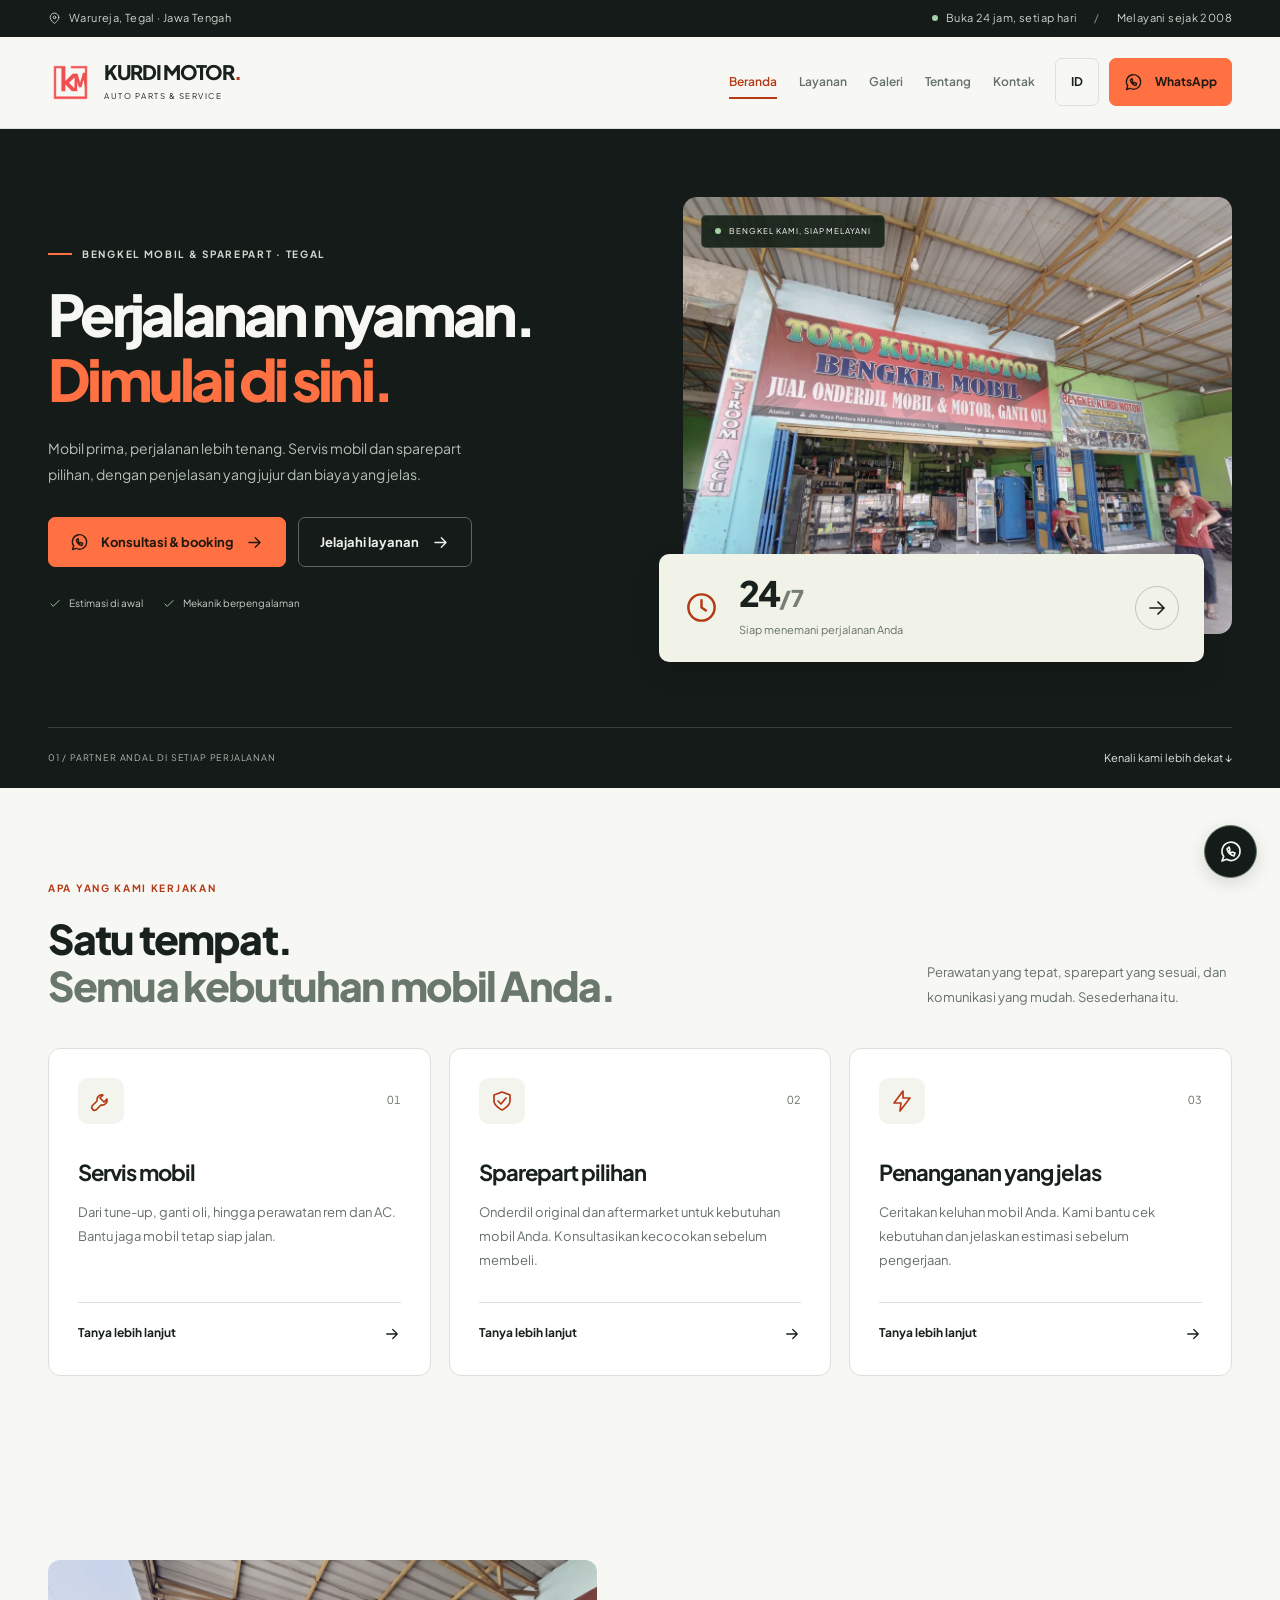
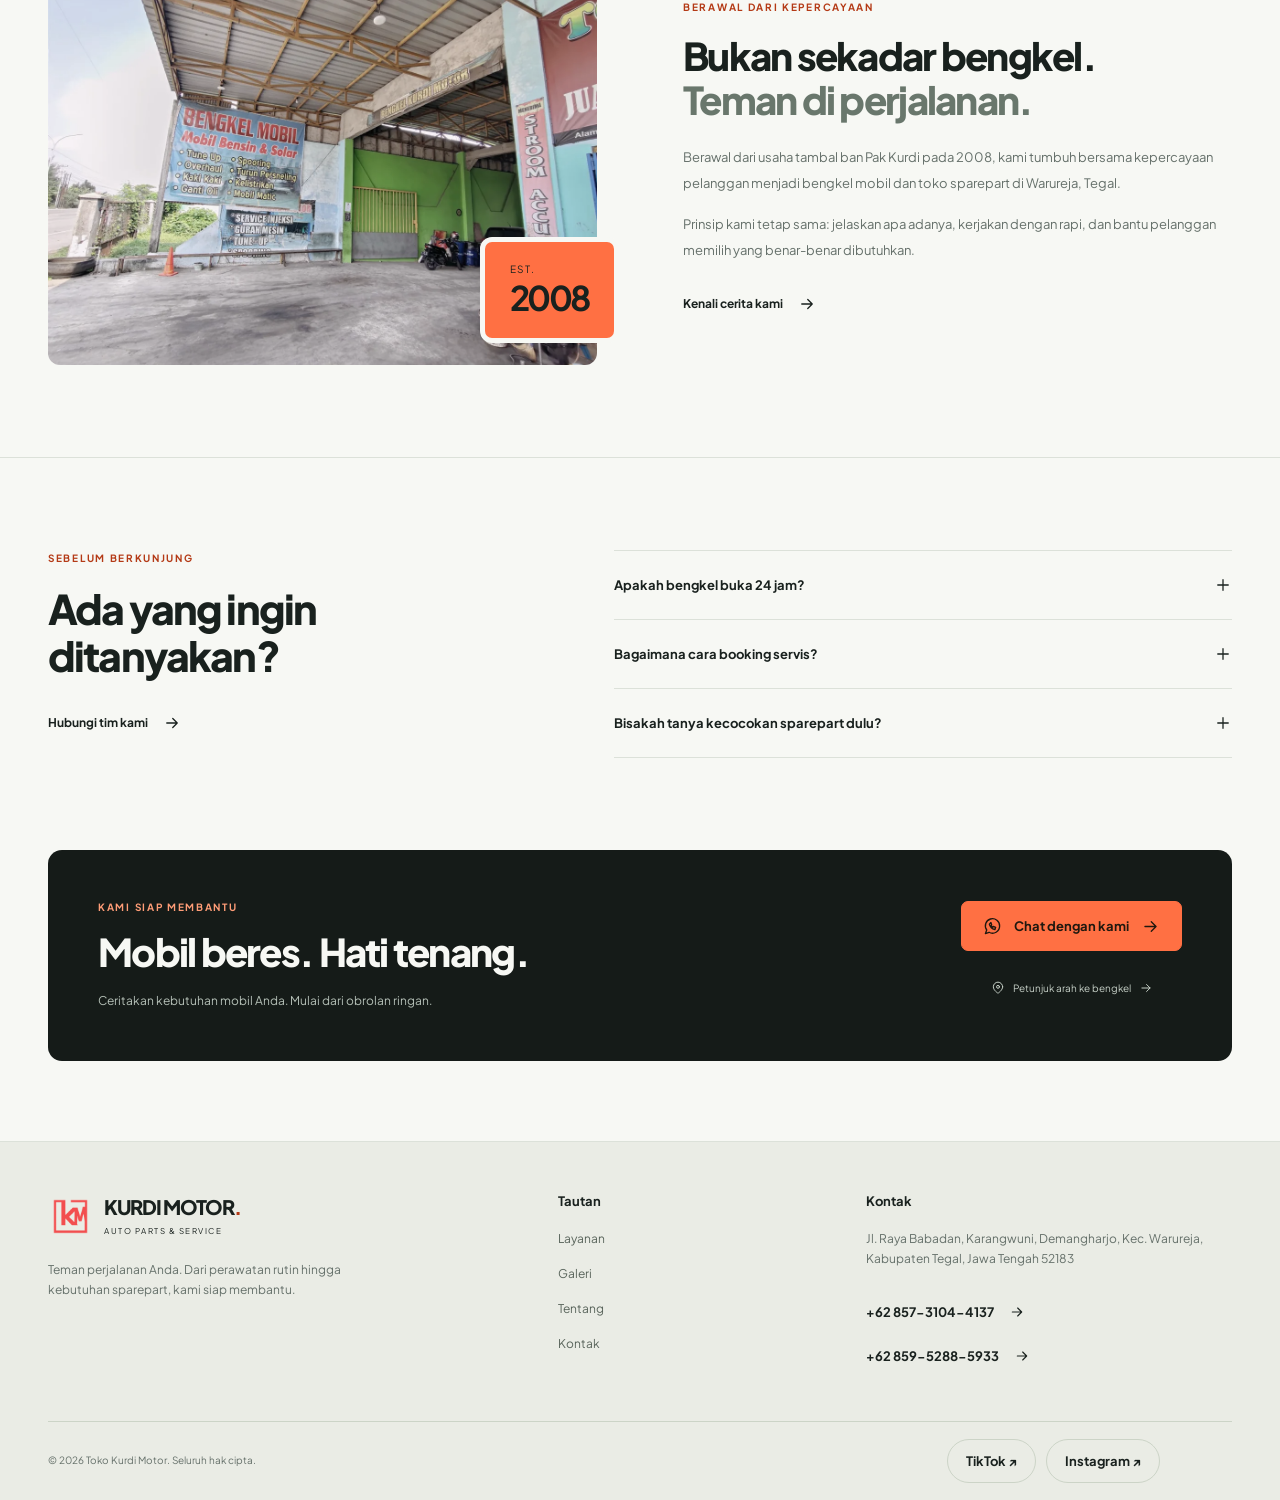
<file: index.html>
<!doctype html>
<html lang="id">
  <head>
    <meta charset="UTF-8" />
    <meta name="viewport" content="width=device-width, initial-scale=1" />
    <meta
      name="description"
      content="TOKO KURDI MOTOR - Sparepart Mobil & Bengkel Profesional"
    />
    <meta property="og:title" content="TOKO KURDI MOTOR - Beranda" />
    <meta
      property="og:description"
      content="Sparepart mobil & bengkel profesional. Tanya stok via WhatsApp."
    />
    <meta property="og:type" content="website" />
    <meta property="og:url" content="https://tokokurdimotor.github.io/" />
    <meta
      property="og:image"
      content="https://tokokurdimotor.github.io/assets/img/logo.png"
    />
    <link rel="canonical" href="https://tokokurdimotor.github.io/" />
    <title>TOKO KURDI MOTOR &mdash; Beranda</title>
    <link rel="icon" href="assets/img/favicon.png" />
    <link rel="preconnect" href="https://fonts.googleapis.com" />
    <link rel="preconnect" href="https://fonts.gstatic.com" crossorigin />
    <link
      href="https://fonts.googleapis.com/css2?family=Plus+Jakarta+Sans:wght@400;500;600;700;800&display=swap"
      rel="stylesheet"
    />
    <link rel="stylesheet" href="assets/css/modern.css?v=20260916" />
    <script type="application/ld+json">
      {
        "@context": "https://schema.org",
        "@type": "AutoPartsStore",
        "name": "TOKO KURDI MOTOR",
        "telephone": "+62 857-3104-4137",
        "address": {
          "@type": "PostalAddress",
          "streetAddress": "Jl. Raya Babadan, Karangwuni, Demangharjo, Warureja",
          "addressLocality": "Kabupaten Tegal",
          "addressRegion": "Jawa Tengah",
          "postalCode": "52183",
          "addressCountry": "ID"
        }
      }
    </script>
    <meta name="theme-color" content="#151918" />
  </head>
  <body>
    <a class="skip-link" href="#main"
      ><span class="" data-i18n="modern.skip">Langsung ke konten</span></a
    >
    <div class="topbar">
      <div class="container">
        <span
          ><svg
            class="ui-icon"
            width="24"
            height="24"
            viewBox="0 0 24 24"
            fill="none"
            stroke="currentColor"
            stroke-width="1.7"
            stroke-linecap="round"
            stroke-linejoin="round"
            aria-hidden="true"
          >
            <path d="M20 10c0 6-8 11-8 11S4 16 4 10a8 8 0 1 1 16 0Z" />
            <circle cx="12" cy="10" r="2.5" /></svg
          ><span class="" data-i18n="modern.area"
            >Warureja, Tegal · Jawa Tengah</span
          ></span
        ><span
          ><i class="status-dot"></i
          ><span class="" data-i18n="modern.open">Buka 24 jam, setiap hari</span
          ><b> / </b
          ><span class="" data-i18n="modern.since"
            >Melayani sejak 2008</span
          ></span
        >
      </div>
    </div>
    <header class="site-header">
      <div class="container nav">
        <a
          class="brand"
          href="index.html"
          aria-label="Toko Kurdi Motor — Beranda"
          ><img
            class="logo"
            src="assets/img/logo.png"
            alt=""
            width="44"
            height="44"
          /><span class="brand-lockup"
            ><strong>KURDI MOTOR<span class="brand-dot" data-cms-text="text-0">.</span></strong
            ><small>AUTO PARTS &amp; SERVICE</small></span
          ></a
        >
        <nav class="menu" aria-label="Navigasi utama">
          <button
            class="hamburger"
            id="hamburger"
            aria-label="Buka menu / Open menu"
            aria-controls="navLinks"
            aria-expanded="false"
          >
            <span class="hamburger-bar"></span
            ><span class="hamburger-bar"></span
            ><span class="hamburger-bar"></span>
          </button>
          <ul id="navLinks">
            <li>
              <a
                href="index.html"
                class="active"
                aria-current="page"
                data-i18n="nav.home"
                >Beranda</a
              >
            </li>
            <li>
              <a href="index.html#layanan" data-i18n="nav.services">Layanan</a>
            </li>
            <li><a href="gallery.html" data-i18n="nav.gallery">Galeri</a></li>
            <li><a href="about.html" data-i18n="nav.about">Tentang</a></li>
            <li><a href="contact.html" data-i18n="nav.contact">Kontak</a></li>
          </ul>
          <div class="nav-cta">
            <button
              id="langToggle"
              class="btn btn-ghost"
              aria-label="Ganti bahasa / Switch language"
            >
              ID</button
            ><a
              class="btn btn-primary"
              id="waTop"
              href="https://wa.me/6285731044137"
              target="_blank"
              rel="noopener"
              ><svg
                class="ui-icon"
                width="24"
                height="24"
                viewBox="0 0 24 24"
                fill="none"
                stroke="currentColor"
                stroke-width="1.7"
                stroke-linecap="round"
                stroke-linejoin="round"
                aria-hidden="true"
              >
                <path
                  d="M21 11.5a9 9 0 0 1-13.4 7.8L3 21l1.7-4.6A9 9 0 1 1 21 11.5Z"
                />
                <path d="M8 9c1 4 3 6 7 7l1-3-3-1-1 1-2-2 1-1-1-3Z" /></svg
              ><span data-cms-text="text-1">WhatsApp</span><svg
                class="ui-icon"
                width="24"
                height="24"
                viewBox="0 0 24 24"
                fill="none"
                stroke="currentColor"
                stroke-width="1.7"
                stroke-linecap="round"
                stroke-linejoin="round"
                aria-hidden="true"
              >
                <path d="M5 12h14m-6-6 6 6-6 6" /></svg
            ></a>
          </div>
        </nav>
      </div>
    </header>
    <main id="main">
      <section class="hero">
        <div class="container hero-grid">
          <div class="hero-text">
            <div class="eyebrow">
              <span class="line"></span
              ><span class="" data-i18n="modern.hero.eyebrow"
                >BENGKEL MOBIL &amp; SPAREPART · TEGAL</span
              >
            </div>
            <h1>
              <span class="" data-i18n="modern.hero.line1"
                >Perjalanan nyaman.</span
              ><br /><span class="accent-text" data-i18n="modern.hero.line2"
                >Dimulai di sini.</span
              >
            </h1>
            <p class="lead" data-i18n="modern.hero.desc">
              Mobil prima, perjalanan lebih tenang. Servis mobil dan sparepart
              pilihan, dengan penjelasan yang jujur dan biaya yang jelas.
            </p>
            <div class="actions">
              <a
                class="btn btn-primary"
                id="waHero"
                href="https://wa.me/6285731044137"
                target="_blank"
                rel="noopener"
                ><svg
                  class="ui-icon"
                  width="24"
                  height="24"
                  viewBox="0 0 24 24"
                  fill="none"
                  stroke="currentColor"
                  stroke-width="1.7"
                  stroke-linecap="round"
                  stroke-linejoin="round"
                  aria-hidden="true"
                >
                  <path
                    d="M21 11.5a9 9 0 0 1-13.4 7.8L3 21l1.7-4.6A9 9 0 1 1 21 11.5Z"
                  />
                  <path d="M8 9c1 4 3 6 7 7l1-3-3-1-1 1-2-2 1-1-1-3Z" /></svg
                ><span class="" data-i18n="modern.book"
                  >Konsultasi &amp; booking</span
                ><svg
                  class="ui-icon"
                  width="24"
                  height="24"
                  viewBox="0 0 24 24"
                  fill="none"
                  stroke="currentColor"
                  stroke-width="1.7"
                  stroke-linecap="round"
                  stroke-linejoin="round"
                  aria-hidden="true"
                >
                  <path d="M5 12h14m-6-6 6 6-6 6" /></svg></a
              ><a class="btn btn-outline" href="#layanan"
                ><span class="" data-i18n="modern.explore"
                  >Jelajahi layanan</span
                ><svg
                  class="ui-icon"
                  width="24"
                  height="24"
                  viewBox="0 0 24 24"
                  fill="none"
                  stroke="currentColor"
                  stroke-width="1.7"
                  stroke-linecap="round"
                  stroke-linejoin="round"
                  aria-hidden="true"
                >
                  <path d="M5 12h14m-6-6 6 6-6 6" /></svg
              ></a>
            </div>
            <div class="hero-proof">
              <span
                ><svg
                  class="ui-icon"
                  width="24"
                  height="24"
                  viewBox="0 0 24 24"
                  fill="none"
                  stroke="currentColor"
                  stroke-width="1.7"
                  stroke-linecap="round"
                  stroke-linejoin="round"
                  aria-hidden="true"
                >
                  <path d="m5 12 4 4L19 6" /></svg
                ><span class="" data-i18n="modern.proof1"
                  >Estimasi di awal</span
                ></span
              ><span
                ><svg
                  class="ui-icon"
                  width="24"
                  height="24"
                  viewBox="0 0 24 24"
                  fill="none"
                  stroke="currentColor"
                  stroke-width="1.7"
                  stroke-linecap="round"
                  stroke-linejoin="round"
                  aria-hidden="true"
                >
                  <path d="m5 12 4 4L19 6" /></svg
                ><span class="" data-i18n="modern.proof2"
                  >Mekanik berpengalaman</span
                ></span
              >
            </div>
          </div>
          <div class="hero-media">
            <img data-cms-image="image-0"
              class="hero-image"
              src="assets/img/IMG_20250824_090334.webp"
              alt="Toko dan bengkel Kurdi Motor di Warureja, Tegal"
              width="1600"
              height="1200"
              fetchpriority="high"
            />
            <div class="photo-label">
              <i class="status-dot"></i
              ><span class="" data-i18n="modern.photo"
                >BENGKEL KAMI, SIAP MELAYANI</span
              >
            </div>
            <div class="hours-card">
              <svg
                class="ui-icon"
                width="24"
                height="24"
                viewBox="0 0 24 24"
                fill="none"
                stroke="currentColor"
                stroke-width="1.7"
                stroke-linecap="round"
                stroke-linejoin="round"
                aria-hidden="true"
              >
                <circle cx="12" cy="12" r="9" />
                <path d="M12 7v5l3 2" />
              </svg>
              <div>
                <strong>24<span data-cms-text="text-2"> / 7</span></strong>
                <p class="" data-i18n="modern.hours">
                  Siap menemani perjalanan Anda
                </p>
              </div>
              <a href="contact.html" aria-label="Info kontak"
                ><svg
                  class="ui-icon"
                  width="24"
                  height="24"
                  viewBox="0 0 24 24"
                  fill="none"
                  stroke="currentColor"
                  stroke-width="1.7"
                  stroke-linecap="round"
                  stroke-linejoin="round"
                  aria-hidden="true"
                >
                  <path d="M5 12h14m-6-6 6 6-6 6" /></svg
              ></a>
            </div>
          </div>
        </div>
        <div class="container hero-bottom">
          <span
            >01 /
            <span class="" data-i18n="modern.hero.bottom"
              >PARTNER ANDAL DI SETIAP PERJALANAN</span
            ></span
          ><a href="#layanan"
            ><span class="" data-i18n="modern.scroll"
              >Kenali kami lebih dekat</span
            >
            ↓</a
          >
        </div>
      </section>
      <section class="section" id="layanan">
        <div class="container">
          <div class="section-heading">
            <div>
              <p class="eyebrow">
                <span class="" data-i18n="modern.service.eyebrow"
                  >APA YANG KAMI KERJAKAN</span
                >
              </p>
              <h2>
                <span class="" data-i18n="modern.service.heading"
                  >Satu tempat.</span
                ><br /><span class="subtle" data-i18n="modern.service.heading2"
                  >Semua kebutuhan mobil Anda.</span
                >
              </h2>
            </div>
            <p class="" data-i18n="modern.service.intro">
              Perawatan yang tepat, sparepart yang sesuai, dan komunikasi yang
              mudah. Sesederhana itu.
            </p>
          </div>
          <div class="services-grid">
            <article class="service-card">
              <div class="service-card-top">
                <span class="service-icon"
                  ><svg
                    class="ui-icon"
                    width="24"
                    height="24"
                    viewBox="0 0 24 24"
                    fill="none"
                    stroke="currentColor"
                    stroke-width="1.7"
                    stroke-linecap="round"
                    stroke-linejoin="round"
                    aria-hidden="true"
                  >
                    <path
                      d="M14 6a5 5 0 0 0-6 6L3 17a3 3 0 0 0 4 4l5-5a5 5 0 0 0 6-6l-3 3-4-4Z"
                    /></svg></span
                ><span class="number" data-cms-text="text-3">01</span>
              </div>
              <h3 class="" data-i18n="modern.service.title">Servis mobil</h3>
              <p class="" data-i18n="modern.service.desc">
                Dari tune-up, ganti oli, hingga perawatan rem dan AC. Bantu jaga
                mobil tetap siap jalan.
              </p>
              <a
                class="text-link"
                href="https://wa.me/6285731044137?text=Halo%20Toko%20Kurdi%20Motor%2C%20saya%20ingin%20bertanya%20tentang%20Servis%20mobil"
                target="_blank"
                rel="noopener"
                ><span class="" data-i18n="modern.ask">Tanya lebih lanjut</span
                ><svg
                  class="ui-icon"
                  width="24"
                  height="24"
                  viewBox="0 0 24 24"
                  fill="none"
                  stroke="currentColor"
                  stroke-width="1.7"
                  stroke-linecap="round"
                  stroke-linejoin="round"
                  aria-hidden="true"
                >
                  <path d="M5 12h14m-6-6 6 6-6 6" /></svg
              ></a>
            </article>
            <article class="service-card">
              <div class="service-card-top">
                <span class="service-icon"
                  ><svg
                    class="ui-icon"
                    width="24"
                    height="24"
                    viewBox="0 0 24 24"
                    fill="none"
                    stroke="currentColor"
                    stroke-width="1.7"
                    stroke-linecap="round"
                    stroke-linejoin="round"
                    aria-hidden="true"
                  >
                    <path d="m12 3 8 3v6c0 5-8 9-8 9s-8-4-8-9V6Z" />
                    <path d="m8 12 3 3 5-6" /></svg></span
                ><span class="number" data-cms-text="text-4">02</span>
              </div>
              <h3 class="" data-i18n="modern.parts.title">Sparepart pilihan</h3>
              <p class="" data-i18n="modern.parts.desc">
                Onderdil original dan aftermarket untuk kebutuhan mobil Anda.
                Konsultasikan kecocokan sebelum membeli.
              </p>
              <a
                class="text-link"
                href="https://wa.me/6285731044137?text=Halo%20Toko%20Kurdi%20Motor%2C%20saya%20ingin%20bertanya%20tentang%20Sparepart%20pilihan"
                target="_blank"
                rel="noopener"
                ><span class="" data-i18n="modern.ask">Tanya lebih lanjut</span
                ><svg
                  class="ui-icon"
                  width="24"
                  height="24"
                  viewBox="0 0 24 24"
                  fill="none"
                  stroke="currentColor"
                  stroke-width="1.7"
                  stroke-linecap="round"
                  stroke-linejoin="round"
                  aria-hidden="true"
                >
                  <path d="M5 12h14m-6-6 6 6-6 6" /></svg
              ></a>
            </article>
            <article class="service-card">
              <div class="service-card-top">
                <span class="service-icon"
                  ><svg
                    class="ui-icon"
                    width="24"
                    height="24"
                    viewBox="0 0 24 24"
                    fill="none"
                    stroke="currentColor"
                    stroke-width="1.7"
                    stroke-linecap="round"
                    stroke-linejoin="round"
                    aria-hidden="true"
                  >
                    <path d="m13 2-9 12h7l-1 8 10-13h-7Z" /></svg></span
                ><span class="number" data-cms-text="text-5">03</span>
              </div>
              <h3 class="" data-i18n="modern.care.title">
                Penanganan yang jelas
              </h3>
              <p class="" data-i18n="modern.care.desc">
                Ceritakan keluhan mobil Anda. Kami bantu cek kebutuhan dan
                jelaskan estimasi sebelum pengerjaan.
              </p>
              <a
                class="text-link"
                href="https://wa.me/6285731044137?text=Halo%20Toko%20Kurdi%20Motor%2C%20saya%20ingin%20bertanya%20tentang%20Penanganan%20yang%20jelas"
                target="_blank"
                rel="noopener"
                ><span class="" data-i18n="modern.ask">Tanya lebih lanjut</span
                ><svg
                  class="ui-icon"
                  width="24"
                  height="24"
                  viewBox="0 0 24 24"
                  fill="none"
                  stroke="currentColor"
                  stroke-width="1.7"
                  stroke-linecap="round"
                  stroke-linejoin="round"
                  aria-hidden="true"
                >
                  <path d="M5 12h14m-6-6 6 6-6 6" /></svg
              ></a>
            </article>
          </div>
        </div>
      </section>
      <section class="section">
        <div class="container story-grid">
          <div class="story-image">
            <img data-cms-image="image-5"
              src="assets/img/IMG_20250824_090344.webp"
              alt="Suasana bengkel Kurdi Motor"
              width="1600"
              height="1200"
              loading="lazy"
            />
            <div class="since-stamp">
              <span data-cms-text="text-6">EST.</span><strong data-cms-text="text-7">2008</strong>
            </div>
          </div>
          <div class="story-copy">
            <p class="eyebrow">
              <span class="" data-i18n="modern.story.eyebrow"
                >BERAWAL DARI KEPERCAYAAN</span
              >
            </p>
            <h2>
              <span class="" data-i18n="modern.story.heading"
                >Bukan sekadar bengkel.</span
              ><br /><span class="subtle" data-i18n="modern.story.heading2"
                >Teman di perjalanan.</span
              >
            </h2>
            <p class="" data-i18n="modern.story.desc">
              Berawal dari usaha tambal ban Pak Kurdi pada 2008, kami tumbuh
              bersama kepercayaan pelanggan menjadi bengkel mobil dan toko
              sparepart di Warureja, Tegal.
            </p>
            <p class="" data-i18n="modern.story.desc2">
              Prinsip kami tetap sama: jelaskan apa adanya, kerjakan dengan
              rapi, dan bantu pelanggan memilih yang benar-benar dibutuhkan.
            </p>
            <a class="text-link" href="about.html"
              ><span class="" data-i18n="modern.story.link"
                >Kenali cerita kami</span
              ><svg
                class="ui-icon"
                width="24"
                height="24"
                viewBox="0 0 24 24"
                fill="none"
                stroke="currentColor"
                stroke-width="1.7"
                stroke-linecap="round"
                stroke-linejoin="round"
                aria-hidden="true"
              >
                <path d="M5 12h14m-6-6 6 6-6 6" /></svg
            ></a>
          </div>
        </div>
      </section>
      <section class="section faq-section">
        <div class="container faq-grid">
          <div>
            <p class="eyebrow">
              <span class="" data-i18n="modern.faq.label"
                >SEBELUM BERKUNJUNG</span
              >
            </p>
            <h2>
              <span class="" data-i18n="modern.faq.title"
                >Ada yang ingin ditanyakan?</span
              >
            </h2>
            <a class="text-link" href="contact.html"
              ><span class="" data-i18n="modern.contact.link"
                >Hubungi tim kami</span
              ><svg
                class="ui-icon"
                width="24"
                height="24"
                viewBox="0 0 24 24"
                fill="none"
                stroke="currentColor"
                stroke-width="1.7"
                stroke-linecap="round"
                stroke-linejoin="round"
                aria-hidden="true"
              >
                <path d="M5 12h14m-6-6 6 6-6 6" /></svg
            ></a>
          </div>
          <div class="faq-list">
            <details>
              <summary>
                <span class="" data-i18n="modern.faq.q0"
                  >Apakah bengkel buka 24 jam?</span
                ><svg
                  class="ui-icon"
                  width="24"
                  height="24"
                  viewBox="0 0 24 24"
                  fill="none"
                  stroke="currentColor"
                  stroke-width="1.7"
                  stroke-linecap="round"
                  stroke-linejoin="round"
                  aria-hidden="true"
                >
                  <path d="M12 5v14M5 12h14" />
                </svg>
              </summary>
              <p class="" data-i18n="modern.faq.a0">
                Ya, Toko Kurdi Motor buka 24 jam. Hubungi kami lewat WhatsApp
                sebelum datang untuk memastikan kesiapan layanan yang Anda
                perlukan.
              </p>
            </details>
            <details>
              <summary>
                <span class="" data-i18n="modern.faq.q1"
                  >Bagaimana cara booking servis?</span
                ><svg
                  class="ui-icon"
                  width="24"
                  height="24"
                  viewBox="0 0 24 24"
                  fill="none"
                  stroke="currentColor"
                  stroke-width="1.7"
                  stroke-linecap="round"
                  stroke-linejoin="round"
                  aria-hidden="true"
                >
                  <path d="M12 5v14M5 12h14" />
                </svg>
              </summary>
              <p class="" data-i18n="modern.faq.a1">
                Klik tombol WhatsApp, lalu kirim tipe mobil, keluhan, dan waktu
                kedatangan yang diinginkan. Tim kami akan membantu mengonfirmasi
                jadwal dan kebutuhan servis.
              </p>
            </details>
            <details>
              <summary>
                <span class="" data-i18n="modern.faq.q2"
                  >Bisakah tanya kecocokan sparepart dulu?</span
                ><svg
                  class="ui-icon"
                  width="24"
                  height="24"
                  viewBox="0 0 24 24"
                  fill="none"
                  stroke="currentColor"
                  stroke-width="1.7"
                  stroke-linecap="round"
                  stroke-linejoin="round"
                  aria-hidden="true"
                >
                  <path d="M12 5v14M5 12h14" />
                </svg>
              </summary>
              <p class="" data-i18n="modern.faq.a2">
                Tentu. Kirim nama atau nomor part, foto komponen, serta merek
                dan tipe mobil. Kami bantu cek kecocokan, stok, dan harga
                sebelum Anda membeli.
              </p>
            </details>
          </div>
        </div>
      </section>
      <section class="cta">
        <div class="container cta-box">
          <div>
            <p class="eyebrow">
              <span class="" data-i18n="modern.cta.label"
                >KAMI SIAP MEMBANTU</span
              >
            </p>
            <h2>
              <span class="" data-i18n="modern.cta.heading"
                >Mobil beres. Hati tenang.</span
              >
            </h2>
            <p class="" data-i18n="modern.cta.desc">
              Ceritakan kebutuhan mobil Anda. Mulai dari obrolan ringan.
            </p>
          </div>
          <div class="cta-actions">
            <a
              class="btn btn-primary"
              id="waCta"
              href="https://wa.me/6285731044137"
              target="_blank"
              rel="noopener"
              ><svg
                class="ui-icon"
                width="24"
                height="24"
                viewBox="0 0 24 24"
                fill="none"
                stroke="currentColor"
                stroke-width="1.7"
                stroke-linecap="round"
                stroke-linejoin="round"
                aria-hidden="true"
              >
                <path
                  d="M21 11.5a9 9 0 0 1-13.4 7.8L3 21l1.7-4.6A9 9 0 1 1 21 11.5Z"
                />
                <path d="M8 9c1 4 3 6 7 7l1-3-3-1-1 1-2-2 1-1-1-3Z" /></svg
              ><span class="" data-i18n="modern.cta.action"
                >Chat dengan kami</span
              ><svg
                class="ui-icon"
                width="24"
                height="24"
                viewBox="0 0 24 24"
                fill="none"
                stroke="currentColor"
                stroke-width="1.7"
                stroke-linecap="round"
                stroke-linejoin="round"
                aria-hidden="true"
              >
                <path d="M5 12h14m-6-6 6 6-6 6" /></svg></a
            ><a
              href="https://maps.app.goo.gl/4JvsAFLxmq36jreW6"
              class="directions"
              target="_blank"
              rel="noopener"
              ><svg
                class="ui-icon"
                width="24"
                height="24"
                viewBox="0 0 24 24"
                fill="none"
                stroke="currentColor"
                stroke-width="1.7"
                stroke-linecap="round"
                stroke-linejoin="round"
                aria-hidden="true"
              >
                <path d="M20 10c0 6-8 11-8 11S4 16 4 10a8 8 0 1 1 16 0Z" />
                <circle cx="12" cy="10" r="2.5" /></svg
              ><span class="" data-i18n="modern.directions"
                >Petunjuk arah ke bengkel</span
              ><svg
                class="ui-icon"
                width="24"
                height="24"
                viewBox="0 0 24 24"
                fill="none"
                stroke="currentColor"
                stroke-width="1.7"
                stroke-linecap="round"
                stroke-linejoin="round"
                aria-hidden="true"
              >
                <path d="M5 12h14m-6-6 6 6-6 6" /></svg
            ></a>
          </div>
        </div>
      </section>
    </main>
    <footer class="site-footer">
      <div class="container footer-grid">
        <div>
          <a
            class="brand"
            href="index.html"
            aria-label="Toko Kurdi Motor — Beranda"
            ><img
              class="logo"
              src="assets/img/logo.png"
              alt=""
              width="44"
              height="44"
            /><span class="brand-lockup"
              ><strong>KURDI MOTOR<span class="brand-dot" data-cms-text="text-8">.</span></strong
              ><small>AUTO PARTS &amp; SERVICE</small></span
            ></a
          >
          <p class="footer-desc" data-i18n="modern.footer">
            Teman perjalanan Anda. Dari perawatan rutin hingga kebutuhan
            sparepart, kami siap membantu.
          </p>
        </div>
        <div>
          <h3 data-i18n="footer.links.title">Jelajahi</h3>
          <ul class="footer-links">
            <li>
              <a href="index.html#layanan" data-i18n="nav.services">Layanan</a>
            </li>
            <li><a href="gallery.html" data-i18n="nav.gallery">Galeri</a></li>
            <li><a href="about.html" data-i18n="nav.about">Tentang</a></li>
            <li><a href="contact.html" data-i18n="nav.contact">Kontak</a></li>
          </ul>
        </div>
        <div>
          <h3 data-i18n="footer.contact.title">Kunjungi kami</h3>
          <p>
            Jl. Raya Babadan, Karangwuni, Demangharjo, Warureja, Kabupaten
            Tegal, Jawa Tengah 52183
          </p>
          <a
            class="footer-phone"
            href="https://wa.me/6285731044137"
            target="_blank"
            rel="noopener"
            >+62 857-3104-4137
            <svg
              class="ui-icon"
              width="24"
              height="24"
              viewBox="0 0 24 24"
              fill="none"
              stroke="currentColor"
              stroke-width="1.7"
              stroke-linecap="round"
              stroke-linejoin="round"
              aria-hidden="true"
            >
              <path d="M5 12h14m-6-6 6 6-6 6" /></svg
          ></a>
          <a
            class="footer-phone phone-2"
            href="https://wa.me/6285952885933"
            target="_blank"
            rel="noopener"
            >+62 859-5288-5933
            <svg
              class="ui-icon"
              width="24"
              height="24"
              viewBox="0 0 24 24"
              fill="none"
              stroke="currentColor"
              stroke-width="1.7"
              stroke-linecap="round"
              stroke-linejoin="round"
              aria-hidden="true"
            >
              <path d="M5 12h14m-6-6 6 6-6 6" /></svg
          ></a>
        </div>
      </div>
      <div class="container footer-bottom">
        <p>
          © <span id="yearNow">2026</span> Toko Kurdi Motor.
          <span data-i18n="footer.rights">Seluruh hak cipta.</span>
        </p>
        <div class="footer-social">
          <a class="social-link" href="https://www.tiktok.com/@toko.kurditegal" target="_blank" rel="noopener" data-cms-text="text-10">TikTok ↗</a>
          <a class="social-link" href="https://www.instagram.com/toko_kurdi_motor/" target="_blank" rel="noopener">Instagram ↗</a>
        </div>
      </div>
    </footer>
    <a
      class="floating-wa"
      href="https://wa.me/6285731044137"
      target="_blank"
      rel="noopener"
      aria-label="Chat WhatsApp"
      ><svg
        class="ui-icon"
        width="24"
        height="24"
        viewBox="0 0 24 24"
        fill="none"
        stroke="currentColor"
        stroke-width="1.7"
        stroke-linecap="round"
        stroke-linejoin="round"
        aria-hidden="true"
      >
        <path d="M21 11.5a9 9 0 0 1-13.4 7.8L3 21l1.7-4.6A9 9 0 1 1 21 11.5Z" />
        <path d="M8 9c1 4 3 6 7 7l1-3-3-1-1 1-2-2 1-1-1-3Z" /></svg
    ></a>
    <script src="assets/js/main.js"></script>
    <script src="assets/js/modern.js"></script>
    <script src="assets/js/content.js"></script>
  </body>
</html>
</file>
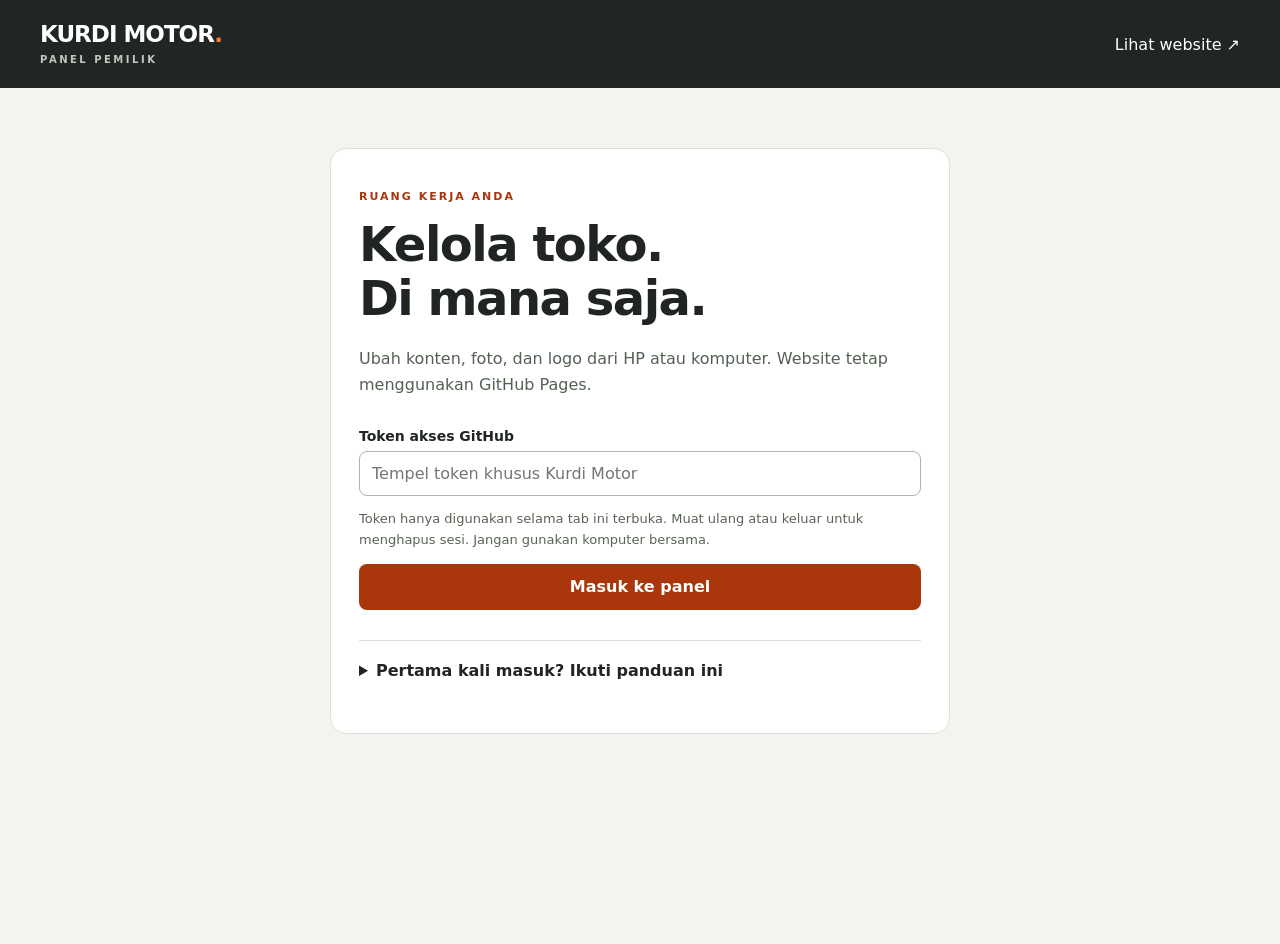
<file: admin/index.html>
<!doctype html>
<html lang="id"><head><meta charset="utf-8"><meta name="viewport" content="width=device-width, initial-scale=1">
<meta name="robots" content="noindex,nofollow"><meta name="referrer" content="no-referrer">
<meta http-equiv="Content-Security-Policy" content="default-src 'none'; script-src 'self'; style-src 'self'; img-src 'self' blob: data:; connect-src 'self' https://api.github.com; base-uri 'none'; form-action 'none'; object-src 'none'">
<title>Panel Pemilik · Kurdi Motor</title><link rel="icon" href="../assets/img/favicon.png"><link rel="stylesheet" href="admin.css">
</head><body>
<header><a class="brand" href="../index.html">KURDI MOTOR<span>.</span><small>PANEL PEMILIK</small></a><a href="../index.html" target="_blank" rel="noopener">Lihat website ↗</a></header>
<main>
<section id="login" class="login card">
<p class="eyebrow">RUANG KERJA ANDA</p><h1>Kelola toko.<br>Di mana saja.</h1>
<p>Ubah konten, foto, dan logo dari HP atau komputer. Website tetap menggunakan GitHub Pages.</p>
<form id="login-form"><label for="token">Token akses GitHub</label><input id="token" type="password" autocomplete="off" spellcheck="false" required placeholder="Tempel token khusus Kurdi Motor"><p class="hint">Token hanya digunakan selama tab ini terbuka. Muat ulang atau keluar untuk menghapus sesi. Jangan gunakan komputer bersama.</p><button type="submit">Masuk ke panel</button></form>
<details><summary>Pertama kali masuk? Ikuti panduan ini</summary><ol>
<li>Masuk ke GitHub dengan akun <strong>tokokurdimotor</strong>.</li>
<li>Buka <a href="https://github.com/settings/personal-access-tokens/new" target="_blank" rel="noopener noreferrer">pembuatan fine-grained token ↗</a>. Beri nama “Admin Kurdi Motor” dan masa berlaku, misalnya 30 hari.</li>
<li>Pilih <strong>Only select repositories</strong>, lalu <strong>tokokurdimotor.github.io</strong>.</li>
<li>Di Repository permissions, atur <strong>Contents → Read and write</strong>. Metadata tetap Read-only. Izin lain tidak diperlukan.</li>
<li>Tekan Generate token. Salin ke kolom di atas. Simpan salinannya di pengelola kata sandi pribadi; jangan kirim lewat chat.</li></ol><p>Halaman panel dapat dibuka siapa saja. Perubahan hanya dapat disimpan dengan izin GitHub yang sah. Ini login memakai token GitHub, bukan kata sandi toko.</p></details>
</section>
<section id="workspace" hidden>
<div class="heading"><div><p class="eyebrow">PUSAT KONTROL</p><h1>Selamat datang, pemilik.</h1><p id="account"></p></div><button id="logout" class="secondary">Keluar</button></div>
<div class="layout"><nav aria-label="Bagian pengaturan" id="tabs">
<button data-tab="site" aria-current="page">Identitas & kontak</button><button data-tab="pages">Konten halaman</button><button data-tab="gallery">Galeri foto</button><button data-tab="review">Tinjau & terbitkan</button>
</nav><div class="card editor"><div id="editor"></div></div></div>
<div class="savebar"><span id="dirty">Belum ada perubahan.</span><button id="review">Tinjau perubahan →</button></div>
</section>
<p id="status" role="status" aria-live="polite"></p>
</main><script type="module" src="admin.js"></script></body></html>
</file>
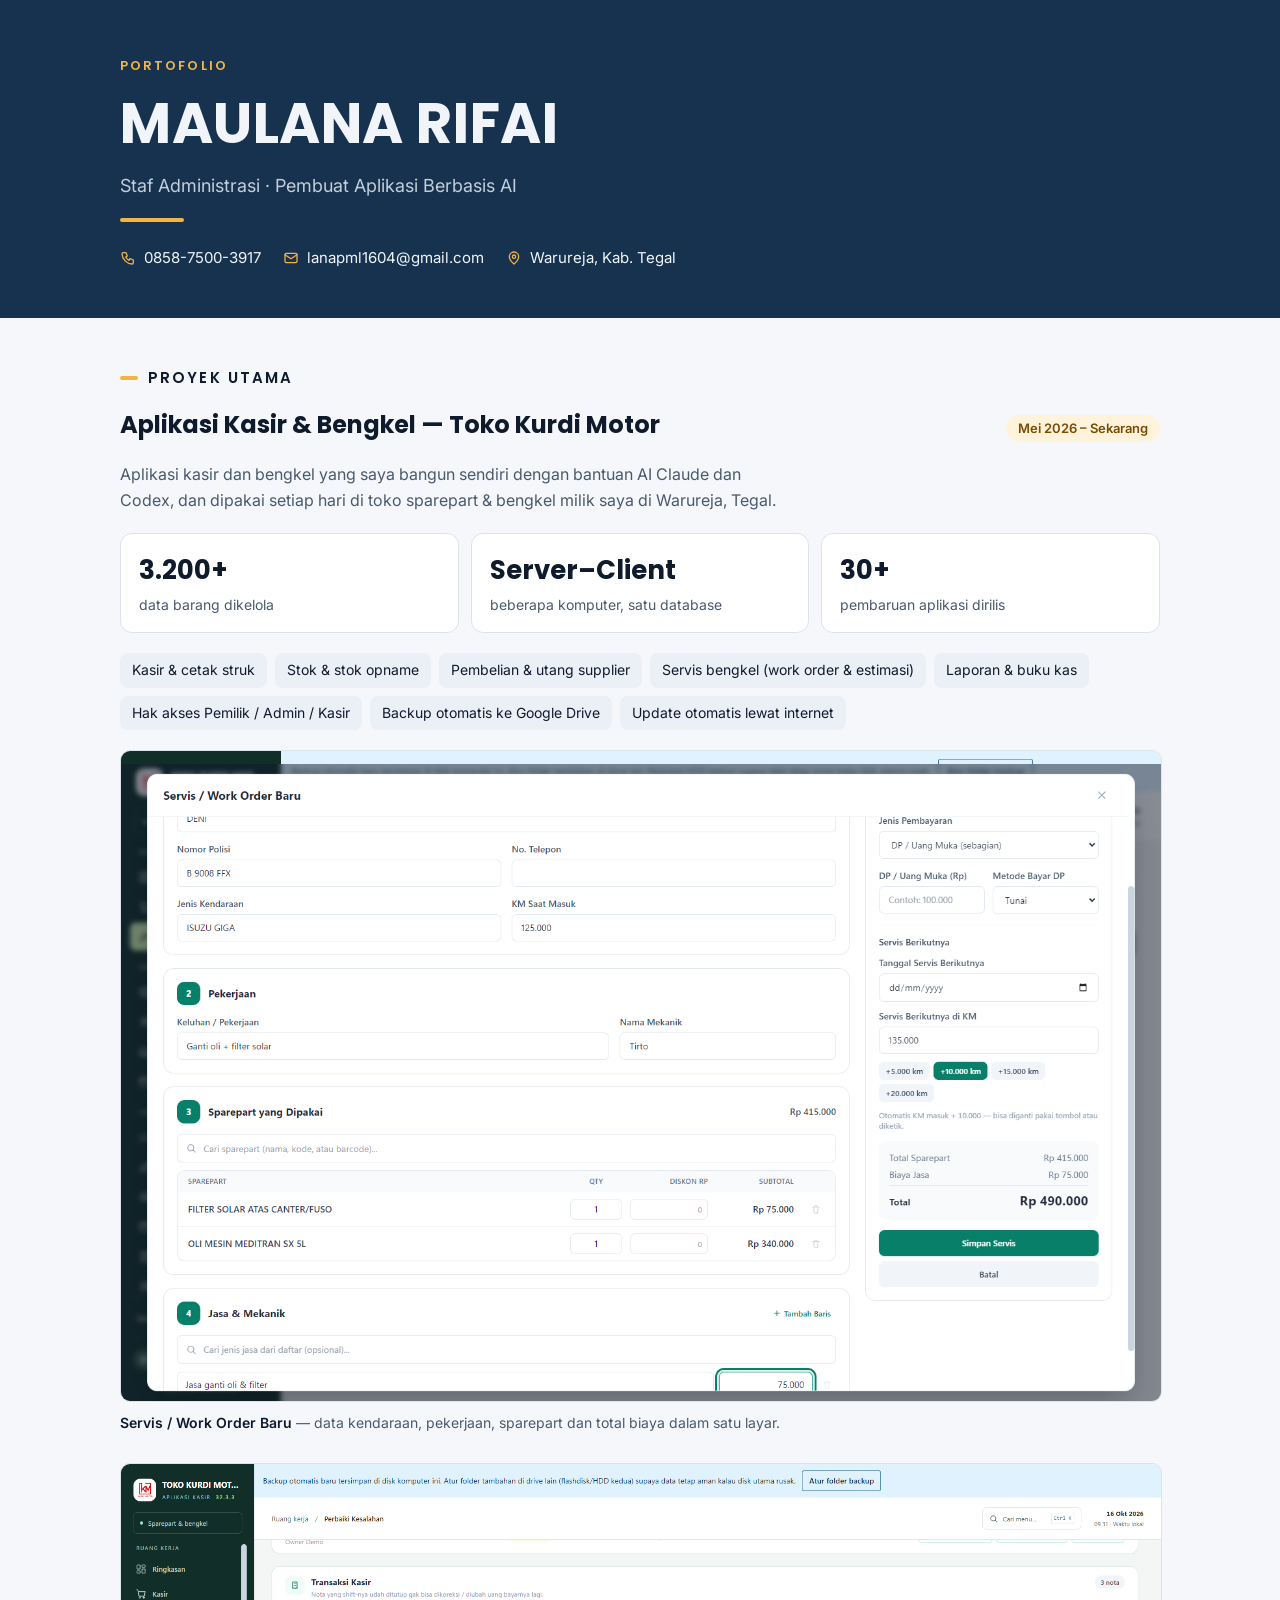
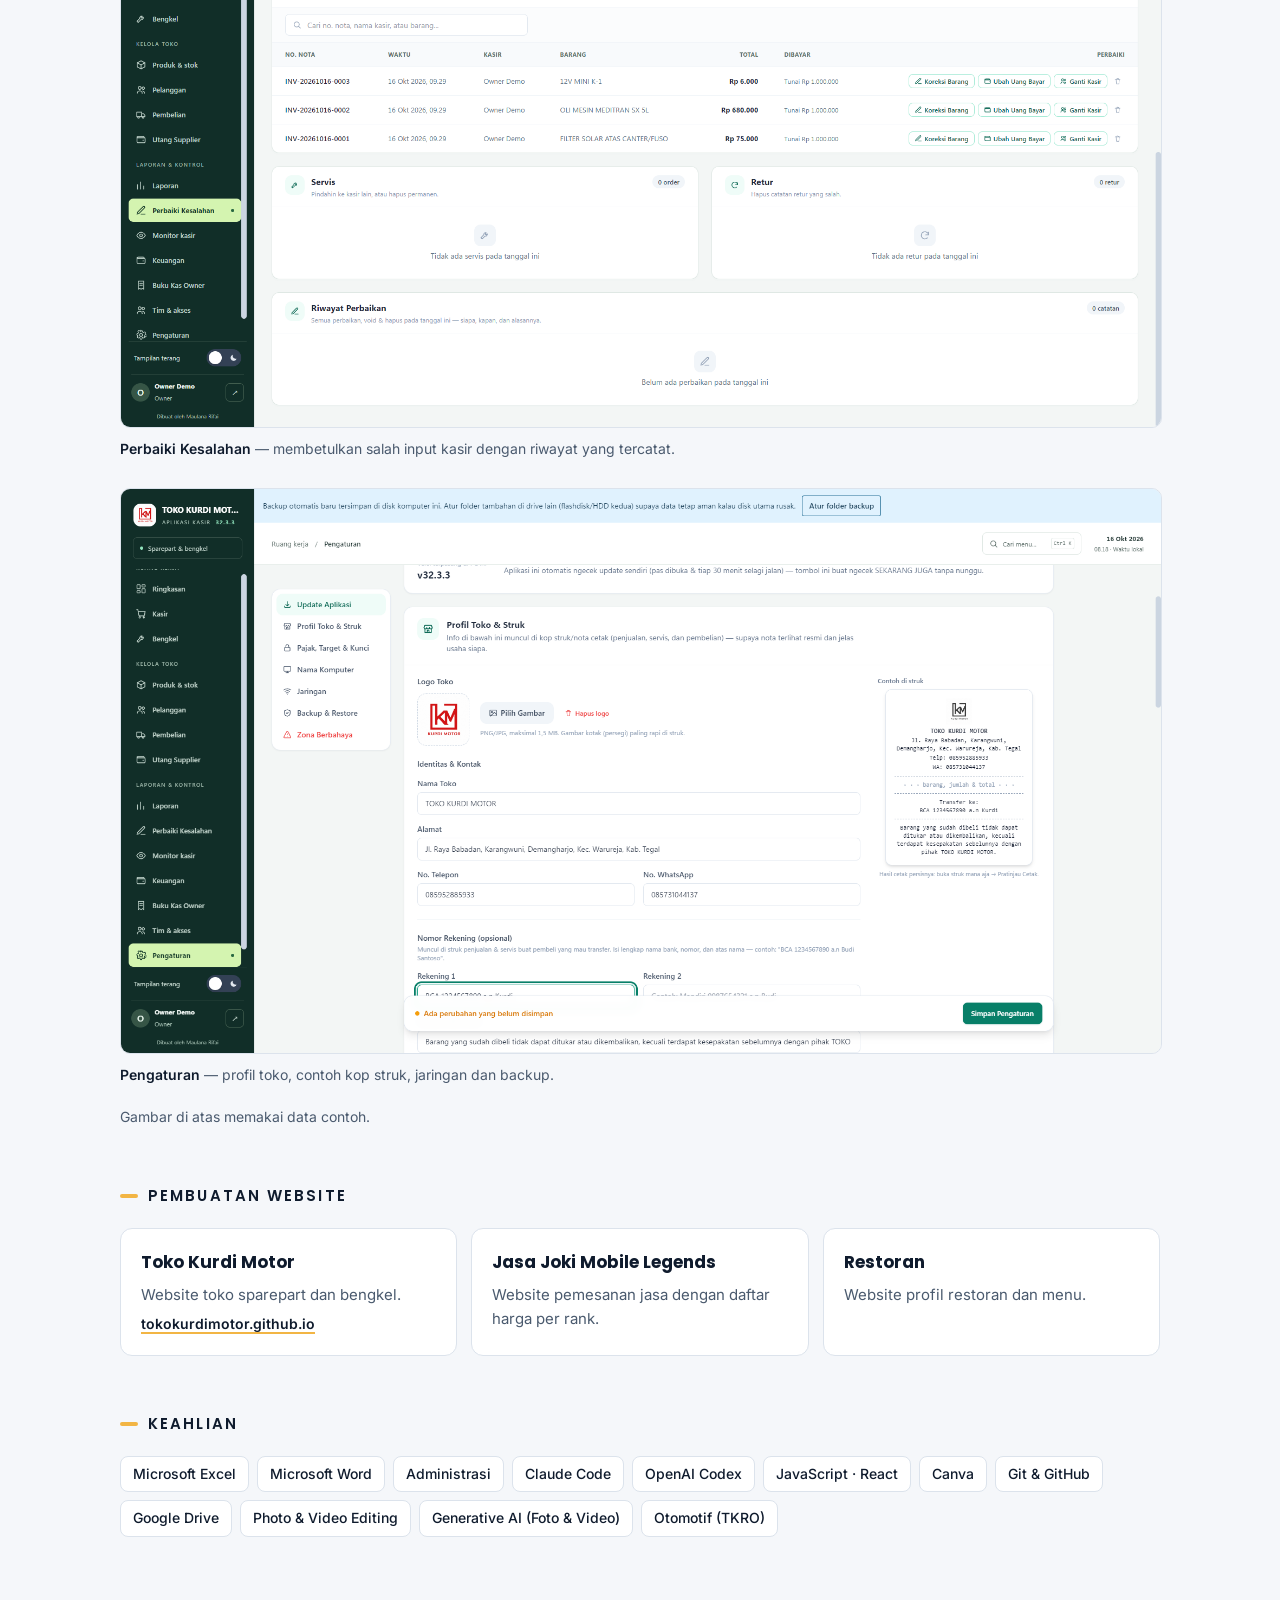
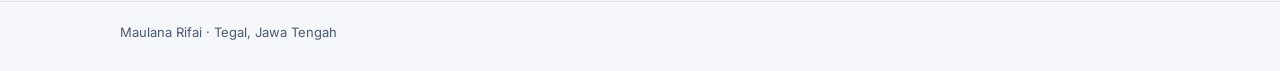
<file: portofolio/index.html>
<!doctype html>
<html lang="id">
<head>
<meta charset="utf-8">
<meta name="viewport" content="width=device-width, initial-scale=1, viewport-fit=cover">
<title>Portofolio Maulana Rifai</title>
<meta name="description" content="Portofolio Maulana Rifai: aplikasi kasir dan bengkel Toko Kurdi Motor, pembuatan website, dan keahlian.">
<meta name="robots" content="noindex">
<link rel="stylesheet" href="https://fonts.googleapis.com/css2?family=Poppins:wght@500;600;700&family=Inter:wght@400;500;600&display=swap">
<style>
html { -webkit-text-size-adjust: 100%; }
body { margin: 0; }
img { max-width: 100%; }
/* Layout: header band biru tua senada CV, lalu satu kolom isi (proyek -> galeri -> website -> keahlian) */
:root {
  --bg: #F5F7FA;
  --surface: #FFFFFF;
  --ink: #0F1B2D;
  --muted: #4A5A6E;
  --line: #DCE3EC;
  --band: #16324F;
  --band-ink: #F1F5F9;
  --band-muted: #C3CEDB;
  --accent: #F2B544;
  --accent-ink: #7A4B00;
  --accent-soft: #FFF4DB;
  --chip: #EAF0F6;
  --display: 'Poppins', 'Segoe UI', Arial, sans-serif;
  --body: 'Inter', 'Segoe UI', Arial, sans-serif;
}
@media (prefers-color-scheme: dark) {
  :root:not([data-theme="light"]) {
    --bg: #0B1624; --surface: #12233A; --ink: #E8EEF5; --muted: #A9B7C8; --line: #233954;
    --band: #0F2640; --band-ink: #F1F5F9; --band-muted: #A9B7C8;
    --accent: #F2B544; --accent-ink: #FFD98A; --accent-soft: #3A2C10; --chip: #1B3150;
    color-scheme: dark;
  }
}
:root[data-theme="dark"] {
  --bg: #0B1624; --surface: #12233A; --ink: #E8EEF5; --muted: #A9B7C8; --line: #233954;
  --band: #0F2640; --band-ink: #F1F5F9; --band-muted: #A9B7C8;
  --accent: #F2B544; --accent-ink: #FFD98A; --accent-soft: #3A2C10; --chip: #1B3150;
  color-scheme: dark;
}
body { background: var(--bg); color: var(--ink); font-family: var(--body); font-size: 16px; line-height: 1.6; }
.wrap { max-width: 1040px; margin: 0 auto; padding-left: max(16px, env(safe-area-inset-left, 0px)); padding-right: max(16px, env(safe-area-inset-right, 0px)); }

.band { background: var(--band); color: var(--band-ink); }
.band .wrap { padding-block: 56px 48px; display: grid; gap: 18px; }
.eyebrow { font-family: var(--display); font-size: 13px; font-weight: 600; letter-spacing: 0.16em; color: var(--accent); margin: 0; }
h1 { font-family: var(--display); font-size: clamp(36px, 7vw, 56px); line-height: 1.05; margin: 0; letter-spacing: 0.01em; text-wrap: balance; }
.role { margin: 0; font-size: 18px; color: var(--band-muted); }
.bar { width: 64px; height: 4px; border-radius: 2px; background: var(--accent); }
.contact { display: flex; flex-wrap: wrap; gap: 8px 22px; font-size: 15px; color: var(--band-ink); margin: 6px 0 0; padding: 0; list-style: none; }
.contact li { display: flex; align-items: center; gap: 8px; }
.contact svg { width: 16px; height: 16px; flex: none; stroke: var(--accent); }

main .wrap { padding-block: 48px 64px; display: grid; gap: 56px; }
section { display: grid; gap: 20px; min-width: 0; }
h2 { font-family: var(--display); font-size: 15px; font-weight: 600; letter-spacing: 0.14em; margin: 0; display: flex; align-items: center; gap: 10px; color: var(--ink); }
h2::before { content: ""; width: 18px; height: 4px; border-radius: 2px; background: var(--accent); }
h3 { font-family: var(--display); font-size: 24px; line-height: 1.25; margin: 0; text-wrap: balance; }
p { margin: 0; }
.lead { max-width: 66ch; color: var(--muted); }

.project-head { display: flex; flex-wrap: wrap; align-items: baseline; justify-content: space-between; gap: 8px 16px; }
.when { font-size: 13px; font-weight: 600; color: var(--accent-ink); background: var(--accent-soft); border-radius: 999px; padding: 3px 12px; }

.facts { display: grid; grid-template-columns: repeat(auto-fit, minmax(min(200px, 100%), 1fr)); gap: 12px; }
.fact { background: var(--surface); border: 1px solid var(--line); border-radius: 12px; padding: 16px 18px; display: grid; gap: 2px; }
.fact b { font-family: var(--display); font-size: 26px; font-weight: 700; color: var(--ink); font-variant-numeric: tabular-nums; }
.fact span { font-size: 14px; color: var(--muted); }

.features { display: flex; flex-wrap: wrap; gap: 8px; margin: 0; padding: 0; list-style: none; }
.features li { font-size: 14px; background: var(--chip); color: var(--ink); border-radius: 8px; padding: 6px 12px; }

.gallery { display: grid; gap: 28px; }
figure { margin: 0; display: grid; gap: 10px; min-width: 0; }
figure img { width: 100%; height: auto; border-radius: 10px; border: 1px solid var(--line); background: #fff; display: block; }
figcaption { font-size: 14px; color: var(--muted); }
figcaption b { color: var(--ink); font-weight: 600; }

.sites { display: grid; grid-template-columns: repeat(auto-fit, minmax(min(260px, 100%), 1fr)); gap: 14px; }
.site { background: var(--surface); border: 1px solid var(--line); border-radius: 12px; padding: 20px; display: grid; gap: 6px; align-content: start; }
.site h4 { font-family: var(--display); font-size: 17px; margin: 0; }
.site p { font-size: 15px; color: var(--muted); }
.site a { font-size: 14px; font-weight: 600; color: var(--ink); text-decoration-color: var(--accent); text-decoration-thickness: 2px; text-underline-offset: 3px; }
.site a:focus-visible, .contact a:focus-visible { outline: 2px solid var(--accent); outline-offset: 2px; }

.skills { display: flex; flex-wrap: wrap; gap: 8px; margin: 0; padding: 0; list-style: none; }
.skills li { font-size: 14px; font-weight: 500; border: 1px solid var(--line); background: var(--surface); border-radius: 8px; padding: 6px 12px; }

footer { border-top: 1px solid var(--line); }
footer .wrap { padding-block: 20px 28px; font-size: 13px; color: var(--muted); }
</style>
</head>
<body>
<header class="band">
  <div class="wrap">
    <p class="eyebrow">PORTOFOLIO</p>
    <h1>MAULANA RIFAI</h1>
    <p class="role">Staf Administrasi · Pembuat Aplikasi Berbasis AI</p>
    <div class="bar" aria-hidden="true"></div>
    <ul class="contact">
      <li><svg aria-hidden="true" viewBox="0 0 24 24" fill="none" stroke-width="1.9" stroke-linecap="round" stroke-linejoin="round"><path d="M5 4h4l2 5-2.5 1.5a11 11 0 0 0 5 5L15 13l5 2v4a2 2 0 0 1-2 2A16 16 0 0 1 3 6a2 2 0 0 1 2-2"></path></svg>0858-7500-3917</li>
      <li><svg aria-hidden="true" viewBox="0 0 24 24" fill="none" stroke-width="1.9" stroke-linecap="round" stroke-linejoin="round"><rect x="3" y="5" width="18" height="14" rx="2"></rect><path d="M3 7l9 6 9-6"></path></svg>lanapml1604@gmail.com</li>
      <li><svg aria-hidden="true" viewBox="0 0 24 24" fill="none" stroke-width="1.9" stroke-linecap="round" stroke-linejoin="round"><path d="M12 21s-7-6.2-7-11a7 7 0 0 1 14 0c0 4.8-7 11-7 11z"></path><circle cx="12" cy="10" r="2.5"></circle></svg>Warureja, Kab. Tegal</li>
    </ul>
  </div>
</header>

<main>
  <div class="wrap">
    <section aria-labelledby="proyek">
      <h2 id="proyek">PROYEK UTAMA</h2>
      <div class="project-head">
        <h3>Aplikasi Kasir &amp; Bengkel — Toko Kurdi Motor</h3>
        <span class="when">Mei 2026 – Sekarang</span>
      </div>
      <p class="lead">Aplikasi kasir dan bengkel yang saya bangun sendiri dengan bantuan AI Claude dan Codex, dan dipakai setiap hari di toko sparepart & bengkel milik saya di Warureja, Tegal.</p>
      <div class="facts">
        <div class="fact"><b>3.200+</b><span>data barang dikelola</span></div>
        <div class="fact"><b>Server–Client</b><span>beberapa komputer, satu database</span></div>
        <div class="fact"><b>30+</b><span>pembaruan aplikasi dirilis</span></div>
      </div>
      <ul class="features" aria-label="Fitur aplikasi">
        <li>Kasir &amp; cetak struk</li>
        <li>Stok &amp; stok opname</li>
        <li>Pembelian &amp; utang supplier</li>
        <li>Servis bengkel (work order &amp; estimasi)</li>
        <li>Laporan &amp; buku kas</li>
        <li>Hak akses Pemilik / Admin / Kasir</li>
        <li>Backup otomatis ke Google Drive</li>
        <li>Update otomatis lewat internet</li>
      </ul>
      <div class="gallery">
        <figure>
          <img src="img/servis-baru.png" alt="Layar Servis / Work Order Baru: data kendaraan, pekerjaan, sparepart dan ringkasan biaya" width="1600" height="1000" loading="lazy">
          <figcaption><b>Servis / Work Order Baru</b> — data kendaraan, pekerjaan, sparepart dan total biaya dalam satu layar.</figcaption>
        </figure>
        <figure>
          <img src="img/perbaiki-kesalahan.png" alt="Layar Perbaiki Kesalahan: daftar transaksi kasir dengan tombol koreksi" width="1920" height="1040" loading="lazy">
          <figcaption><b>Perbaiki Kesalahan</b> — membetulkan salah input kasir dengan riwayat yang tercatat.</figcaption>
        </figure>
        <figure>
          <img src="img/pengaturan.png" alt="Layar Pengaturan: profil toko dan contoh kop struk" width="1920" height="1040" loading="lazy">
          <figcaption><b>Pengaturan</b> — profil toko, contoh kop struk, jaringan dan backup.</figcaption>
        </figure>
      </div>
      <p class="lead" style="font-size: 14px">Gambar di atas memakai data contoh.</p>
    </section>

    <section aria-labelledby="website">
      <h2 id="website">PEMBUATAN WEBSITE</h2>
      <div class="sites">
        <article class="site">
          <h4>Toko Kurdi Motor</h4>
          <p>Website toko sparepart dan bengkel.</p>
          <a href="https://tokokurdimotor.github.io" target="_blank" rel="noopener">tokokurdimotor.github.io</a>
        </article>
        <article class="site">
          <h4>Jasa Joki Mobile Legends</h4>
          <p>Website pemesanan jasa dengan daftar harga per rank.</p>
        </article>
        <article class="site">
          <h4>Restoran</h4>
          <p>Website profil restoran dan menu.</p>
        </article>
      </div>
    </section>

    <section aria-labelledby="keahlian">
      <h2 id="keahlian">KEAHLIAN</h2>
      <ul class="skills">
        <li>Microsoft Excel</li>
        <li>Microsoft Word</li>
        <li>Administrasi</li>
        <li>Claude Code</li>
        <li>OpenAI Codex</li>
        <li>JavaScript · React</li>
        <li>Canva</li>
        <li>Git &amp; GitHub</li>
        <li>Google Drive</li>
        <li>Photo &amp; Video Editing</li>
        <li>Generative AI (Foto &amp; Video)</li>
        <li>Otomotif (TKRO)</li>
      </ul>
    </section>
  </div>
</main>

<footer>
  <div class="wrap">Maulana Rifai · Tegal, Jawa Tengah</div>
</footer>
</body>
</html>
</file>
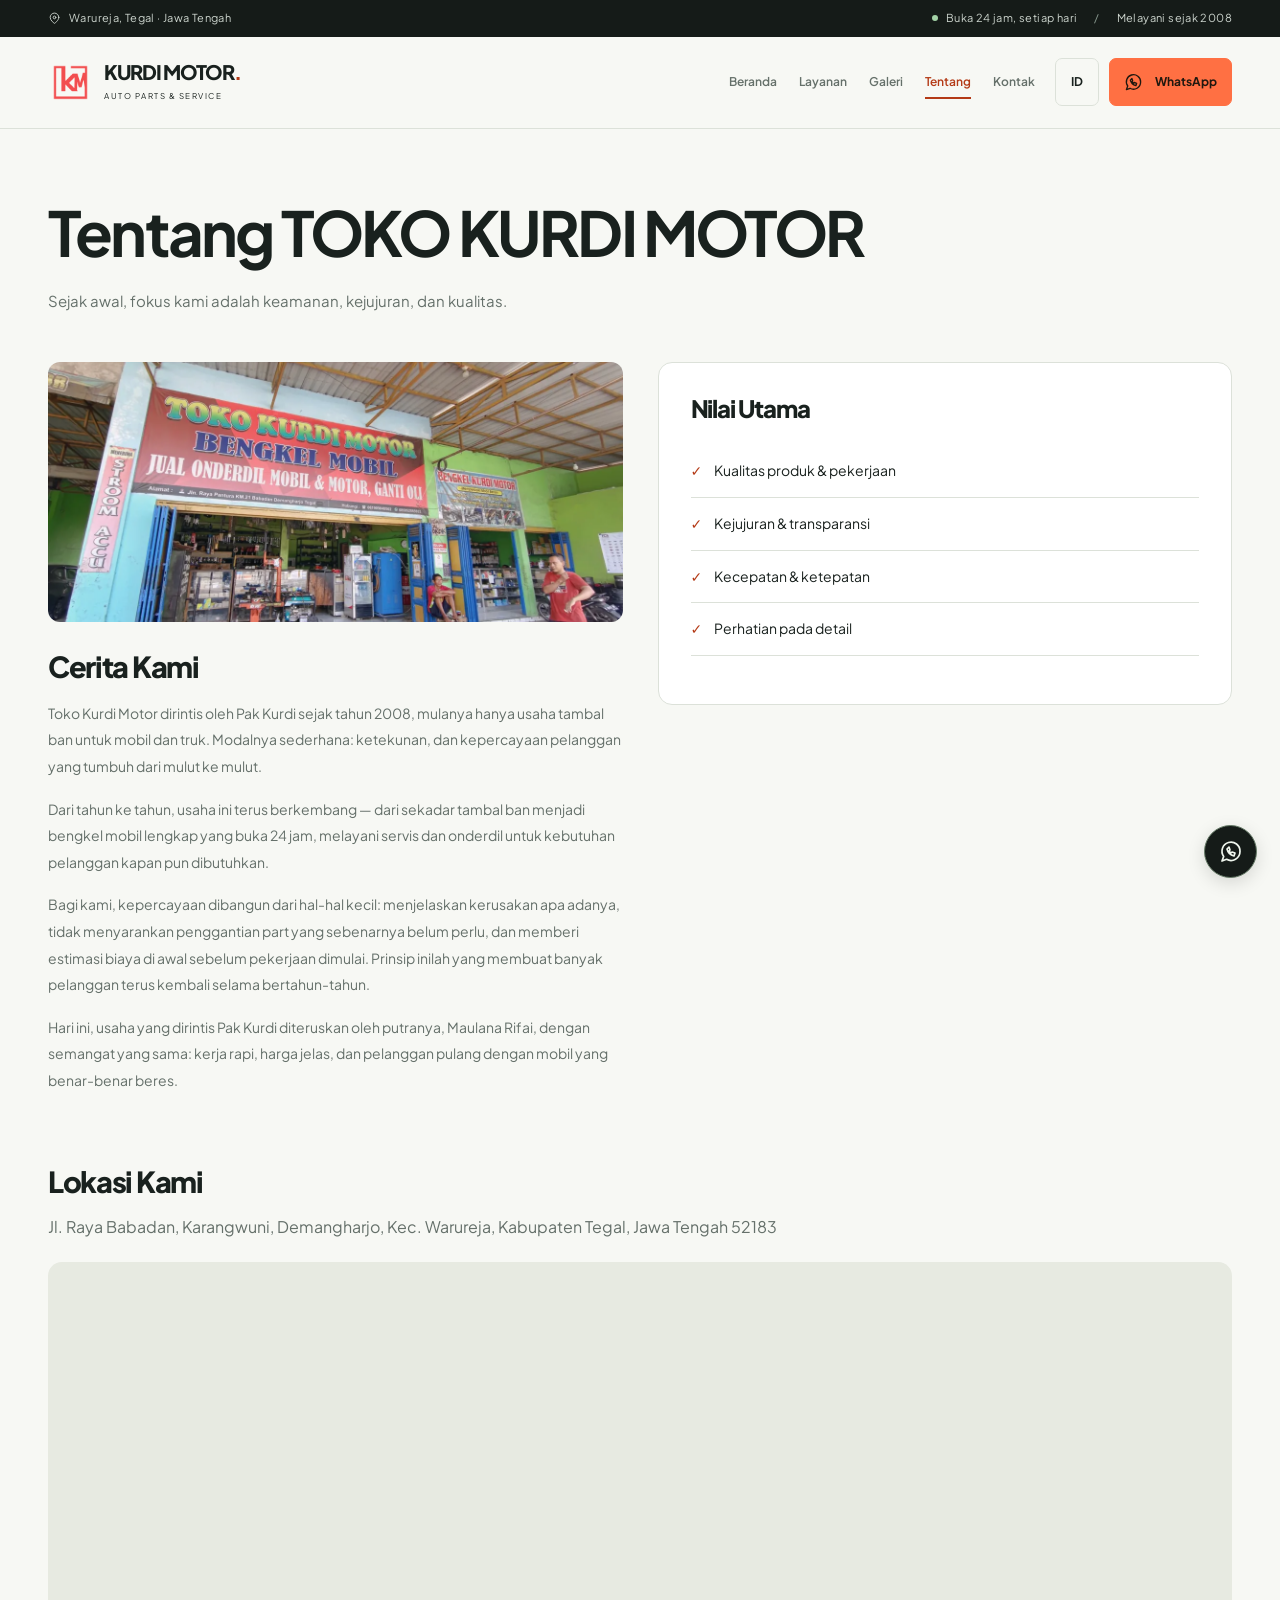
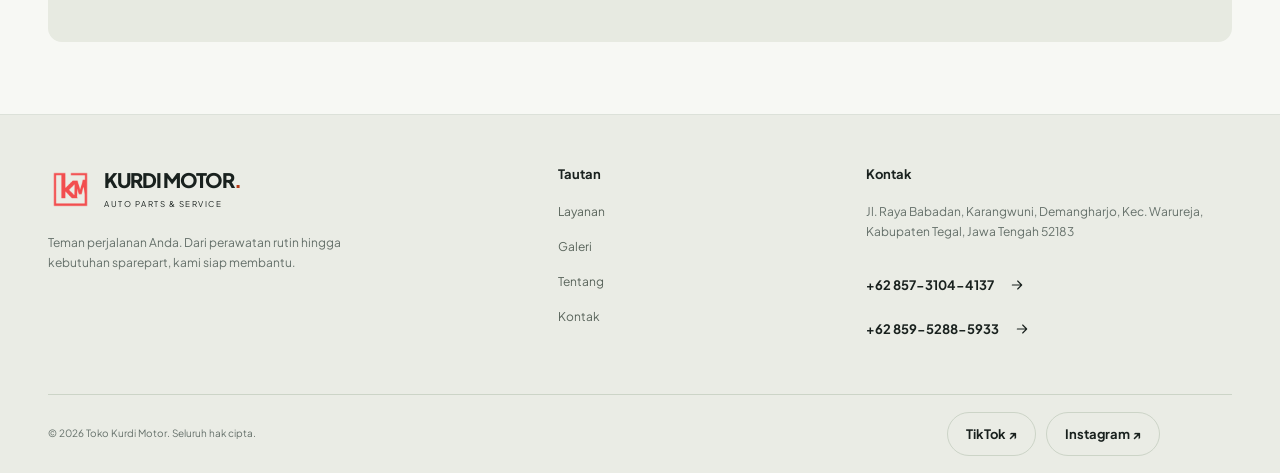
<file: about.html>
<!doctype html>
<html lang="id">
  <head>
    <meta charset="UTF-8" />
    <meta name="viewport" content="width=device-width, initial-scale=1" />
    <title>TOKO KURDI MOTOR &mdash; Tentang</title>
    <meta
      name="description"
      content="Tentang Toko Kurdi Motor: fokus pada kualitas, kejujuran, dan layanan profesional."
    />
    <meta property="og:title" content="TOKO KURDI MOTOR - Tentang" />
    <meta
      property="og:description"
      content="Tentang Toko Kurdi Motor: fokus pada kualitas, kejujuran, dan layanan profesional."
    />
    <meta property="og:type" content="website" />
    <meta
      property="og:url"
      content="https://tokokurdimotor.github.io/about.html"
    />
    <meta
      property="og:image"
      content="https://tokokurdimotor.github.io/assets/img/logo.png"
    />
    <link rel="canonical" href="https://tokokurdimotor.github.io/about.html" />
    <link rel="icon" href="assets/img/favicon.png" />
    <link rel="preconnect" href="https://fonts.googleapis.com" />
    <link rel="preconnect" href="https://fonts.gstatic.com" crossorigin />
    <link
      href="https://fonts.googleapis.com/css2?family=Plus+Jakarta+Sans:wght@400;500;600;700;800&display=swap"
      rel="stylesheet"
    />
    <link rel="stylesheet" href="assets/css/modern.css?v=20260916" />
    <meta name="theme-color" content="#151918" />
  </head>
  <body>
    <a class="skip-link" href="#main"
      ><span class="" data-i18n="modern.skip">Langsung ke konten</span></a
    >
    <div class="topbar">
      <div class="container">
        <span
          ><svg
            class="ui-icon"
            width="24"
            height="24"
            viewBox="0 0 24 24"
            fill="none"
            stroke="currentColor"
            stroke-width="1.7"
            stroke-linecap="round"
            stroke-linejoin="round"
            aria-hidden="true"
          >
            <path d="M20 10c0 6-8 11-8 11S4 16 4 10a8 8 0 1 1 16 0Z" />
            <circle cx="12" cy="10" r="2.5" /></svg
          ><span class="" data-i18n="modern.area"
            >Warureja, Tegal · Jawa Tengah</span
          ></span
        ><span
          ><i class="status-dot"></i
          ><span class="" data-i18n="modern.open">Buka 24 jam, setiap hari</span
          ><b> / </b
          ><span class="" data-i18n="modern.since"
            >Melayani sejak 2008</span
          ></span
        >
      </div>
    </div>
    <header class="site-header">
      <div class="container nav">
        <a
          class="brand"
          href="index.html"
          aria-label="Toko Kurdi Motor — Beranda"
          ><img
            class="logo"
            src="assets/img/logo.png"
            alt=""
            width="44"
            height="44"
          /><span class="brand-lockup"
            ><strong>KURDI MOTOR<span class="brand-dot" data-cms-text="text-0">.</span></strong
            ><small>AUTO PARTS &amp; SERVICE</small></span
          ></a
        >
        <nav class="menu" aria-label="Navigasi utama">
          <button
            class="hamburger"
            id="hamburger"
            aria-label="Buka menu / Open menu"
            aria-controls="navLinks"
            aria-expanded="false"
          >
            <span class="hamburger-bar"></span
            ><span class="hamburger-bar"></span
            ><span class="hamburger-bar"></span>
          </button>
          <ul id="navLinks">
            <li><a href="index.html" data-i18n="nav.home">Beranda</a></li>
            <li>
              <a href="index.html#layanan" data-i18n="nav.services">Layanan</a>
            </li>
            <li><a href="gallery.html" data-i18n="nav.gallery">Galeri</a></li>
            <li>
              <a
                href="about.html"
                class="active"
                aria-current="page"
                data-i18n="nav.about"
                >Tentang</a
              >
            </li>
            <li><a href="contact.html" data-i18n="nav.contact">Kontak</a></li>
          </ul>
          <div class="nav-cta">
            <button
              id="langToggle"
              class="btn btn-ghost"
              aria-label="Ganti bahasa / Switch language"
            >
              ID</button
            ><a
              class="btn btn-primary"
              id="waTop"
              href="https://wa.me/6285731044137"
              target="_blank"
              rel="noopener"
              ><svg
                class="ui-icon"
                width="24"
                height="24"
                viewBox="0 0 24 24"
                fill="none"
                stroke="currentColor"
                stroke-width="1.7"
                stroke-linecap="round"
                stroke-linejoin="round"
                aria-hidden="true"
              >
                <path
                  d="M21 11.5a9 9 0 0 1-13.4 7.8L3 21l1.7-4.6A9 9 0 1 1 21 11.5Z"
                />
                <path d="M8 9c1 4 3 6 7 7l1-3-3-1-1 1-2-2 1-1-1-3Z" /></svg
              ><span data-cms-text="text-1">WhatsApp</span><svg
                class="ui-icon"
                width="24"
                height="24"
                viewBox="0 0 24 24"
                fill="none"
                stroke="currentColor"
                stroke-width="1.7"
                stroke-linecap="round"
                stroke-linejoin="round"
                aria-hidden="true"
              >
                <path d="M5 12h14m-6-6 6 6-6 6" /></svg
            ></a>
          </div>
        </nav>
      </div>
    </header>
    <main class="page" id="main">
      <section class="page-hero">
        <div class="container">
          <h1 data-i18n="about.title">Tentang Toko Kurdi Motor</h1>
          <p class="lead" data-i18n="about.subtitle">
            Sejak awal, fokus kami adalah keamanan, kejujuran, dan kualitas.
          </p>
        </div>
      </section>

      <section class="container grid-2 gap-xl">
        <div>
          <img data-cms-image="image-0"
            class="about-photo"
            src="assets/img/IMG_20250824_090334.webp"
            alt="Toko Kurdi Motor"
            width="1600"
            height="1200"
          />
          <h2 data-i18n="about.story.title">Cerita Kami</h2>
          <p data-i18n="about.story.p1">
            Toko Kurdi Motor dirintis oleh Pak Kurdi sejak tahun 2008, mulanya
            hanya usaha tambal ban untuk mobil dan truk. Modalnya sederhana:
            ketekunan, dan kepercayaan pelanggan yang tumbuh dari mulut ke
            mulut.
          </p>
          <p data-i18n="about.story.p2">
            Dari tahun ke tahun, usaha ini terus berkembang — dari sekadar
            tambal ban menjadi bengkel mobil lengkap yang buka 24 jam, melayani
            servis dan onderdil untuk kebutuhan pelanggan kapan pun dibutuhkan.
          </p>
          <p data-i18n="about.story.p3">
            Bagi kami, kepercayaan dibangun dari hal-hal kecil: menjelaskan
            kerusakan apa adanya, tidak menyarankan penggantian part yang
            sebenarnya belum perlu, dan memberi estimasi biaya di awal sebelum
            pekerjaan dimulai. Prinsip inilah yang membuat banyak pelanggan
            terus kembali selama bertahun-tahun.
          </p>
          <p data-i18n="about.story.p4">
            Hari ini, usaha yang dirintis Pak Kurdi diteruskan oleh putranya,
            Maulana Rifai, dengan semangat yang sama: kerja rapi, harga jelas,
            dan pelanggan pulang dengan mobil yang benar-benar beres.
          </p>
        </div>
        <div class="card">
          <h2 data-i18n="about.values.title">Nilai Utama</h2>
          <ul class="checklist">
            <li data-i18n="about.values.quality">
              Kualitas produk & pekerjaan
            </li>
            <li data-i18n="about.values.honesty">Kejujuran & transparansi</li>
            <li data-i18n="about.values.speed">Kecepatan & ketepatan</li>
            <li data-i18n="about.values.care">Perhatian pada detail</li>
          </ul>
        </div>
      </section>

      <section class="container map-section">
        <h2 data-i18n="about.location.title">Lokasi Kami</h2>
        <p id="addressText" class="muted">
          Jl. Raya Babadan, Demangharjo, Warureja, Tegal
        </p>
        <div class="map-embed">
          <iframe
            id="mapFrame"
            title="Lokasi Toko Kurdi Motor"
            src="https://www.google.com/maps?q=Kurdi+Motor+Warureja+Tegal&amp;output=embed"
            loading="lazy"
            referrerpolicy="no-referrer-when-downgrade"
            aria-label="Peta lokasi"
          ></iframe>
        </div>
      </section>
    </main>
    <footer class="site-footer">
      <div class="container footer-grid">
        <div>
          <a
            class="brand"
            href="index.html"
            aria-label="Toko Kurdi Motor — Beranda"
            ><img
              class="logo"
              src="assets/img/logo.png"
              alt=""
              width="44"
              height="44"
            /><span class="brand-lockup"
              ><strong>KURDI MOTOR<span class="brand-dot" data-cms-text="text-2">.</span></strong
              ><small>AUTO PARTS &amp; SERVICE</small></span
            ></a
          >
          <p class="footer-desc" data-i18n="modern.footer">
            Teman perjalanan Anda. Dari perawatan rutin hingga kebutuhan
            sparepart, kami siap membantu.
          </p>
        </div>
        <div>
          <h3 data-i18n="footer.links.title">Jelajahi</h3>
          <ul class="footer-links">
            <li>
              <a href="index.html#layanan" data-i18n="nav.services">Layanan</a>
            </li>
            <li><a href="gallery.html" data-i18n="nav.gallery">Galeri</a></li>
            <li><a href="about.html" data-i18n="nav.about">Tentang</a></li>
            <li><a href="contact.html" data-i18n="nav.contact">Kontak</a></li>
          </ul>
        </div>
        <div>
          <h3 data-i18n="footer.contact.title">Kunjungi kami</h3>
          <p>
            Jl. Raya Babadan, Karangwuni, Demangharjo, Warureja, Kabupaten
            Tegal, Jawa Tengah 52183
          </p>
          <a
            class="footer-phone"
            href="https://wa.me/6285731044137"
            target="_blank"
            rel="noopener"
            >+62 857-3104-4137
            <svg
              class="ui-icon"
              width="24"
              height="24"
              viewBox="0 0 24 24"
              fill="none"
              stroke="currentColor"
              stroke-width="1.7"
              stroke-linecap="round"
              stroke-linejoin="round"
              aria-hidden="true"
            >
              <path d="M5 12h14m-6-6 6 6-6 6" /></svg
          ></a>
          <a
            class="footer-phone phone-2"
            href="https://wa.me/6285952885933"
            target="_blank"
            rel="noopener"
            >+62 859-5288-5933
            <svg
              class="ui-icon"
              width="24"
              height="24"
              viewBox="0 0 24 24"
              fill="none"
              stroke="currentColor"
              stroke-width="1.7"
              stroke-linecap="round"
              stroke-linejoin="round"
              aria-hidden="true"
            >
              <path d="M5 12h14m-6-6 6 6-6 6" /></svg
          ></a>
        </div>
      </div>
      <div class="container footer-bottom">
        <p>
          © <span id="yearNow">2026</span> Toko Kurdi Motor.
          <span data-i18n="footer.rights">Seluruh hak cipta.</span>
        </p>
        <div class="footer-social">
          <a class="social-link" href="https://www.tiktok.com/@toko.kurditegal" target="_blank" rel="noopener" data-cms-text="text-4">TikTok ↗</a>
          <a class="social-link" href="https://www.instagram.com/toko_kurdi_motor/" target="_blank" rel="noopener">Instagram ↗</a>
        </div>
      </div>
    </footer>
    <a
      class="floating-wa"
      href="https://wa.me/6285731044137"
      target="_blank"
      rel="noopener"
      aria-label="Chat WhatsApp"
      ><svg
        class="ui-icon"
        width="24"
        height="24"
        viewBox="0 0 24 24"
        fill="none"
        stroke="currentColor"
        stroke-width="1.7"
        stroke-linecap="round"
        stroke-linejoin="round"
        aria-hidden="true"
      >
        <path d="M21 11.5a9 9 0 0 1-13.4 7.8L3 21l1.7-4.6A9 9 0 1 1 21 11.5Z" />
        <path d="M8 9c1 4 3 6 7 7l1-3-3-1-1 1-2-2 1-1-1-3Z" /></svg
    ></a>
    <script src="assets/js/main.js"></script>
    <script src="assets/js/modern.js"></script>
    <script src="assets/js/content.js"></script>
  </body>
</html>
</file>
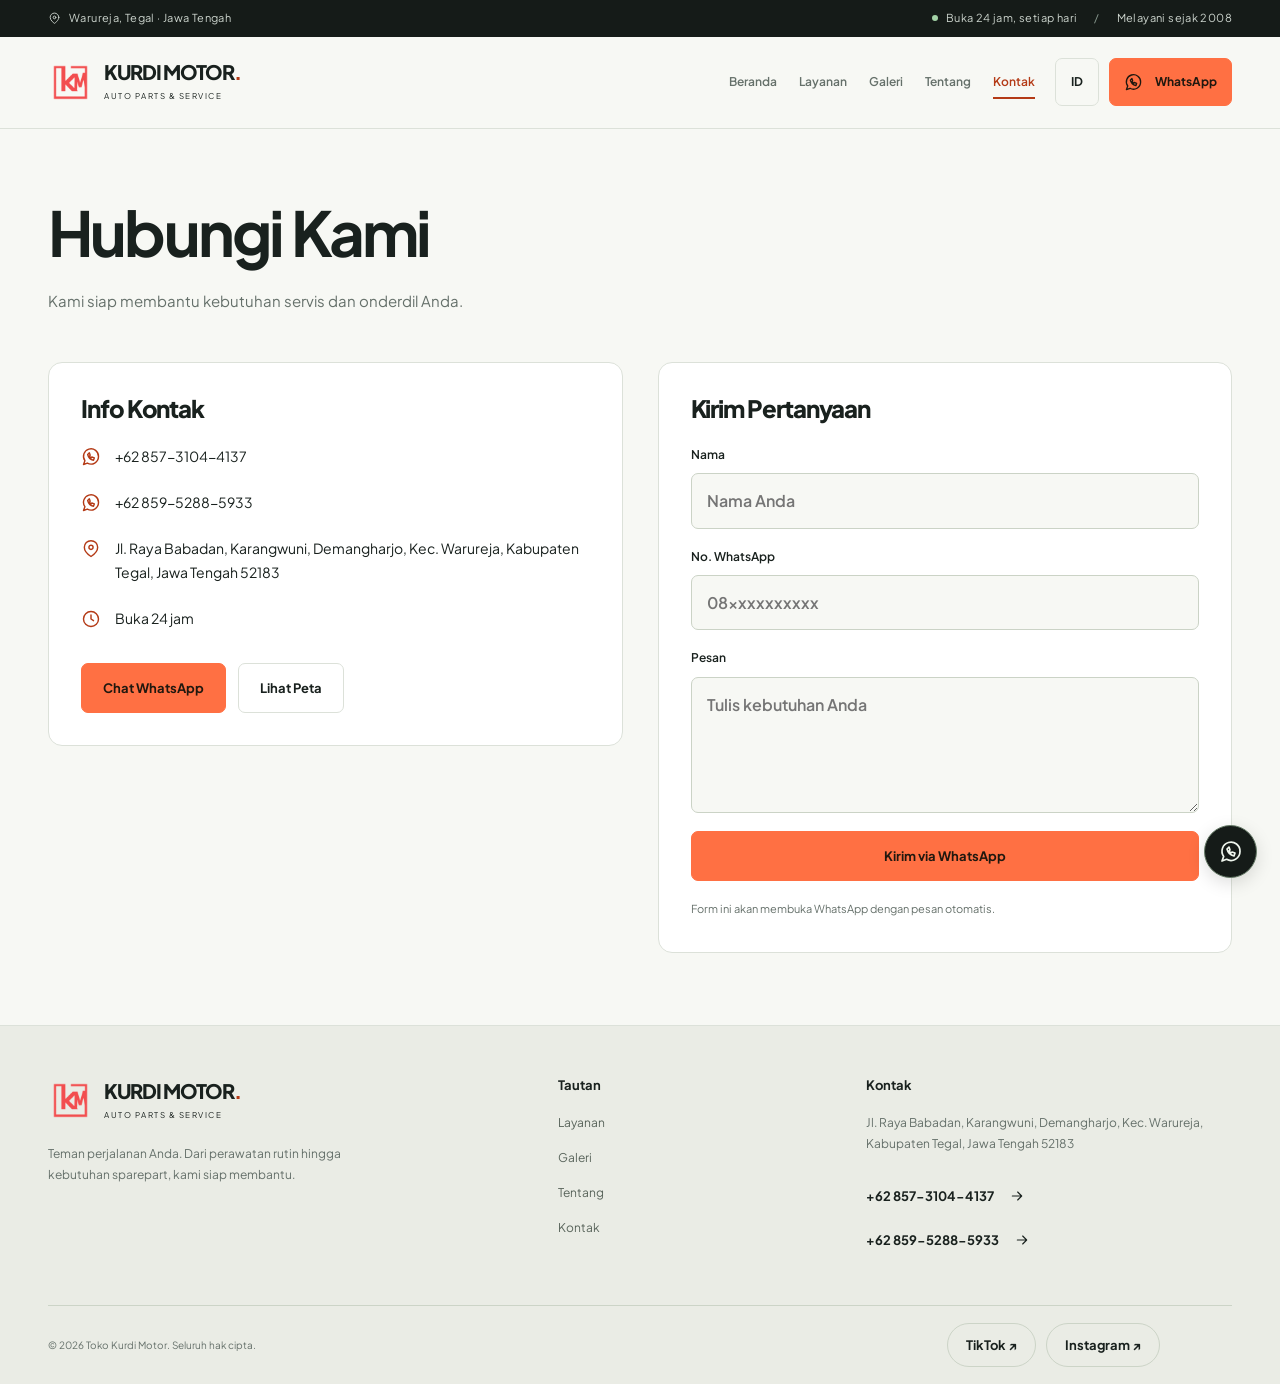
<file: contact.html>
<!doctype html>
<html lang="id">
  <head>
    <meta charset="UTF-8" />
    <meta name="viewport" content="width=device-width, initial-scale=1" />
    <title>TOKO KURDI MOTOR &mdash; Kontak</title>
    <meta
      name="description"
      content="Hubungi Toko Kurdi Motor via WhatsApp atau telepon. Lihat peta lokasi."
    />
    <meta property="og:title" content="TOKO KURDI MOTOR - Kontak" />
    <meta
      property="og:description"
      content="Hubungi Toko Kurdi Motor via WhatsApp atau telepon. Lihat peta lokasi."
    />
    <meta property="og:type" content="website" />
    <meta
      property="og:url"
      content="https://tokokurdimotor.github.io/contact.html"
    />
    <meta
      property="og:image"
      content="https://tokokurdimotor.github.io/assets/img/logo.png"
    />
    <link
      rel="canonical"
      href="https://tokokurdimotor.github.io/contact.html"
    />
    <link rel="icon" href="assets/img/favicon.png" />
    <link rel="preconnect" href="https://fonts.googleapis.com" />
    <link rel="preconnect" href="https://fonts.gstatic.com" crossorigin />
    <link
      href="https://fonts.googleapis.com/css2?family=Plus+Jakarta+Sans:wght@400;500;600;700;800&display=swap"
      rel="stylesheet"
    />
    <link rel="stylesheet" href="assets/css/modern.css?v=20260916" />
    <script type="application/ld+json">
      {
        "@context": "https://schema.org",
        "@type": "AutoPartsStore",
        "name": "TOKO KURDI MOTOR",
        "telephone": "+62 857-3104-4137",
        "address": {
          "@type": "PostalAddress",
          "streetAddress": "Jl. Raya Babadan, Karangwuni, Demangharjo, Warureja",
          "addressLocality": "Kabupaten Tegal",
          "addressRegion": "Jawa Tengah",
          "postalCode": "52183",
          "addressCountry": "ID"
        }
      }
    </script>
    <meta name="theme-color" content="#151918" />
  </head>
  <body>
    <a class="skip-link" href="#main"
      ><span class="" data-i18n="modern.skip">Langsung ke konten</span></a
    >
    <div class="topbar">
      <div class="container">
        <span
          ><svg
            class="ui-icon"
            width="24"
            height="24"
            viewBox="0 0 24 24"
            fill="none"
            stroke="currentColor"
            stroke-width="1.7"
            stroke-linecap="round"
            stroke-linejoin="round"
            aria-hidden="true"
          >
            <path d="M20 10c0 6-8 11-8 11S4 16 4 10a8 8 0 1 1 16 0Z" />
            <circle cx="12" cy="10" r="2.5" /></svg
          ><span class="" data-i18n="modern.area"
            >Warureja, Tegal · Jawa Tengah</span
          ></span
        ><span
          ><i class="status-dot"></i
          ><span class="" data-i18n="modern.open">Buka 24 jam, setiap hari</span
          ><b> / </b
          ><span class="" data-i18n="modern.since"
            >Melayani sejak 2008</span
          ></span
        >
      </div>
    </div>
    <header class="site-header">
      <div class="container nav">
        <a
          class="brand"
          href="index.html"
          aria-label="Toko Kurdi Motor — Beranda"
          ><img
            class="logo"
            src="assets/img/logo.png"
            alt=""
            width="44"
            height="44"
          /><span class="brand-lockup"
            ><strong>KURDI MOTOR<span class="brand-dot" data-cms-text="text-0">.</span></strong
            ><small>AUTO PARTS &amp; SERVICE</small></span
          ></a
        >
        <nav class="menu" aria-label="Navigasi utama">
          <button
            class="hamburger"
            id="hamburger"
            aria-label="Buka menu / Open menu"
            aria-controls="navLinks"
            aria-expanded="false"
          >
            <span class="hamburger-bar"></span
            ><span class="hamburger-bar"></span
            ><span class="hamburger-bar"></span>
          </button>
          <ul id="navLinks">
            <li><a href="index.html" data-i18n="nav.home">Beranda</a></li>
            <li>
              <a href="index.html#layanan" data-i18n="nav.services">Layanan</a>
            </li>
            <li><a href="gallery.html" data-i18n="nav.gallery">Galeri</a></li>
            <li><a href="about.html" data-i18n="nav.about">Tentang</a></li>
            <li>
              <a
                href="contact.html"
                class="active"
                aria-current="page"
                data-i18n="nav.contact"
                >Kontak</a
              >
            </li>
          </ul>
          <div class="nav-cta">
            <button
              id="langToggle"
              class="btn btn-ghost"
              aria-label="Ganti bahasa / Switch language"
            >
              ID</button
            ><a
              class="btn btn-primary"
              id="waTop"
              href="https://wa.me/6285731044137"
              target="_blank"
              rel="noopener"
              ><svg
                class="ui-icon"
                width="24"
                height="24"
                viewBox="0 0 24 24"
                fill="none"
                stroke="currentColor"
                stroke-width="1.7"
                stroke-linecap="round"
                stroke-linejoin="round"
                aria-hidden="true"
              >
                <path
                  d="M21 11.5a9 9 0 0 1-13.4 7.8L3 21l1.7-4.6A9 9 0 1 1 21 11.5Z"
                />
                <path d="M8 9c1 4 3 6 7 7l1-3-3-1-1 1-2-2 1-1-1-3Z" /></svg
              ><span data-cms-text="text-1">WhatsApp</span><svg
                class="ui-icon"
                width="24"
                height="24"
                viewBox="0 0 24 24"
                fill="none"
                stroke="currentColor"
                stroke-width="1.7"
                stroke-linecap="round"
                stroke-linejoin="round"
                aria-hidden="true"
              >
                <path d="M5 12h14m-6-6 6 6-6 6" /></svg
            ></a>
          </div>
        </nav>
      </div>
    </header>
    <main class="page" id="main">
      <section class="page-hero">
        <div class="container">
          <h1 data-i18n="contact.title">Hubungi Kami</h1>
          <p class="lead" data-i18n="contact.subtitle">
            Kami siap membantu kebutuhan servis dan onderdil Anda.
          </p>
        </div>
      </section>

      <section class="container grid-2 gap-xl">
        <div>
          <div class="card contact-card">
            <h2 data-i18n="contact.card.title">Info Kontak</h2>
            <ul class="contact-list">
              <li>
                <svg
                  class="ui-icon"
                  width="24"
                  height="24"
                  viewBox="0 0 24 24"
                  fill="none"
                  stroke="currentColor"
                  stroke-width="1.7"
                  stroke-linecap="round"
                  stroke-linejoin="round"
                  aria-hidden="true"
                >
                  <path
                    d="M21 11.5a9 9 0 0 1-13.4 7.8L3 21l1.7-4.6A9 9 0 1 1 21 11.5Z"
                  />
                  <path d="M8 9c1 4 3 6 7 7l1-3-3-1-1 1-2-2 1-1-1-3Z" />
                </svg>
                <a id="phoneText" href="https://wa.me/6285731044137"
                  >+62 857-3104-4137</a
                >
              </li>
              <li>
                <svg
                  class="ui-icon"
                  width="24"
                  height="24"
                  viewBox="0 0 24 24"
                  fill="none"
                  stroke="currentColor"
                  stroke-width="1.7"
                  stroke-linecap="round"
                  stroke-linejoin="round"
                  aria-hidden="true"
                >
                  <path
                    d="M21 11.5a9 9 0 0 1-13.4 7.8L3 21l1.7-4.6A9 9 0 1 1 21 11.5Z"
                  />
                  <path d="M8 9c1 4 3 6 7 7l1-3-3-1-1 1-2-2 1-1-1-3Z" />
                </svg>
                <a id="phoneText2" class="phone-2" href="https://wa.me/6285952885933"
                  >+62 859-5288-5933</a
                >
              </li>
              <li>
                <svg
                  class="ui-icon"
                  width="24"
                  height="24"
                  viewBox="0 0 24 24"
                  fill="none"
                  stroke="currentColor"
                  stroke-width="1.7"
                  stroke-linecap="round"
                  stroke-linejoin="round"
                  aria-hidden="true"
                >
                  <path d="M20 10c0 6-8 11-8 11S4 16 4 10a8 8 0 1 1 16 0Z" />
                  <circle cx="12" cy="10" r="2.5" />
                </svg>
                <span id="addressText"
                  >Jl. Raya Babadan, Demangharjo, Warureja, Tegal</span
                >
              </li>
              <li>
                <svg
                  class="ui-icon"
                  width="24"
                  height="24"
                  viewBox="0 0 24 24"
                  fill="none"
                  stroke="currentColor"
                  stroke-width="1.7"
                  stroke-linecap="round"
                  stroke-linejoin="round"
                  aria-hidden="true"
                >
                  <circle cx="12" cy="12" r="9" />
                  <path d="M12 7v5l3 2" />
                </svg>
                <span id="hoursText">Buka 24 jam</span>
              </li>
            </ul>
            <div class="actions">
              <a
                class="btn btn-primary"
                id="waCta"
                href="https://wa.me/6285731044137"
                target="_blank"
                rel="noopener"
                data-i18n="cta.button"
                >Chat WhatsApp</a
              >
              <a
                class="btn"
                id="mapBtn"
                href="https://maps.app.goo.gl/4JvsAFLxmq36jreW6"
                target="_blank"
                rel="noopener"
                data-i18n="contact.map"
                >Lihat Peta</a
              >
            </div>
          </div>
        </div>
        <div>
          <div class="card">
            <h2 data-i18n="contact.form.title">Kirim Pertanyaan</h2>
            <form id="contactForm" class="form" novalidate>
              <label>
                <span data-i18n="contact.form.name">Nama</span>
                <input
                  type="text"
                  id="name"
                  autocomplete="name"
                  required
                  placeholder="Nama Anda"
                  data-i18n-attr="placeholder:contact.form.name_ph"
                />
              </label>
              <label>
                <span data-i18n="contact.form.phone">No. WhatsApp</span>
                <input
                  type="tel"
                  id="phone"
                  autocomplete="tel"
                  required
                  placeholder="08xxxxxxxxxx"
                  data-i18n-attr="placeholder:contact.form.phone_ph"
                />
              </label>
              <label>
                <span data-i18n="contact.form.message">Pesan</span>
                <textarea
                  id="message"
                  rows="4"
                  required
                  placeholder="Tulis kebutuhan Anda"
                  data-i18n-attr="placeholder:contact.form.message_ph"
                ></textarea>
              </label>
              <p id="formError" class="form-error" role="alert" hidden></p>
              <button
                type="submit"
                class="btn btn-primary"
                data-i18n="contact.form.submit"
              >
                Kirim via WhatsApp
              </button>
              <p id="formHelp" class="muted" data-i18n="contact.form.help">
                Form ini akan membuka WhatsApp dengan pesan otomatis.
              </p>
            </form>
          </div>
        </div>
      </section>
    </main>
    <footer class="site-footer">
      <div class="container footer-grid">
        <div>
          <a
            class="brand"
            href="index.html"
            aria-label="Toko Kurdi Motor — Beranda"
            ><img
              class="logo"
              src="assets/img/logo.png"
              alt=""
              width="44"
              height="44"
            /><span class="brand-lockup"
              ><strong>KURDI MOTOR<span class="brand-dot" data-cms-text="text-2">.</span></strong
              ><small>AUTO PARTS &amp; SERVICE</small></span
            ></a
          >
          <p class="footer-desc" data-i18n="modern.footer">
            Teman perjalanan Anda. Dari perawatan rutin hingga kebutuhan
            sparepart, kami siap membantu.
          </p>
        </div>
        <div>
          <h3 data-i18n="footer.links.title">Jelajahi</h3>
          <ul class="footer-links">
            <li>
              <a href="index.html#layanan" data-i18n="nav.services">Layanan</a>
            </li>
            <li><a href="gallery.html" data-i18n="nav.gallery">Galeri</a></li>
            <li><a href="about.html" data-i18n="nav.about">Tentang</a></li>
            <li><a href="contact.html" data-i18n="nav.contact">Kontak</a></li>
          </ul>
        </div>
        <div>
          <h3 data-i18n="footer.contact.title">Kunjungi kami</h3>
          <p>
            Jl. Raya Babadan, Karangwuni, Demangharjo, Warureja, Kabupaten
            Tegal, Jawa Tengah 52183
          </p>
          <a
            class="footer-phone"
            href="https://wa.me/6285731044137"
            target="_blank"
            rel="noopener"
            >+62 857-3104-4137
            <svg
              class="ui-icon"
              width="24"
              height="24"
              viewBox="0 0 24 24"
              fill="none"
              stroke="currentColor"
              stroke-width="1.7"
              stroke-linecap="round"
              stroke-linejoin="round"
              aria-hidden="true"
            >
              <path d="M5 12h14m-6-6 6 6-6 6" /></svg
          ></a>
          <a
            class="footer-phone phone-2"
            href="https://wa.me/6285952885933"
            target="_blank"
            rel="noopener"
            >+62 859-5288-5933
            <svg
              class="ui-icon"
              width="24"
              height="24"
              viewBox="0 0 24 24"
              fill="none"
              stroke="currentColor"
              stroke-width="1.7"
              stroke-linecap="round"
              stroke-linejoin="round"
              aria-hidden="true"
            >
              <path d="M5 12h14m-6-6 6 6-6 6" /></svg
          ></a>
        </div>
      </div>
      <div class="container footer-bottom">
        <p>
          © <span id="yearNow">2026</span> Toko Kurdi Motor.
          <span data-i18n="footer.rights">Seluruh hak cipta.</span>
        </p>
        <div class="footer-social">
          <a class="social-link" href="https://www.tiktok.com/@toko.kurditegal" target="_blank" rel="noopener" data-cms-text="text-4">TikTok ↗</a>
          <a class="social-link" href="https://www.instagram.com/toko_kurdi_motor/" target="_blank" rel="noopener">Instagram ↗</a>
        </div>
      </div>
    </footer>
    <a
      class="floating-wa"
      href="https://wa.me/6285731044137"
      target="_blank"
      rel="noopener"
      aria-label="Chat WhatsApp"
      ><svg
        class="ui-icon"
        width="24"
        height="24"
        viewBox="0 0 24 24"
        fill="none"
        stroke="currentColor"
        stroke-width="1.7"
        stroke-linecap="round"
        stroke-linejoin="round"
        aria-hidden="true"
      >
        <path d="M21 11.5a9 9 0 0 1-13.4 7.8L3 21l1.7-4.6A9 9 0 1 1 21 11.5Z" />
        <path d="M8 9c1 4 3 6 7 7l1-3-3-1-1 1-2-2 1-1-1-3Z" /></svg
    ></a>
    <script src="assets/js/main.js"></script>
    <script src="assets/js/modern.js"></script>
    <script src="assets/js/content.js"></script>
  </body>
</html>
</file>
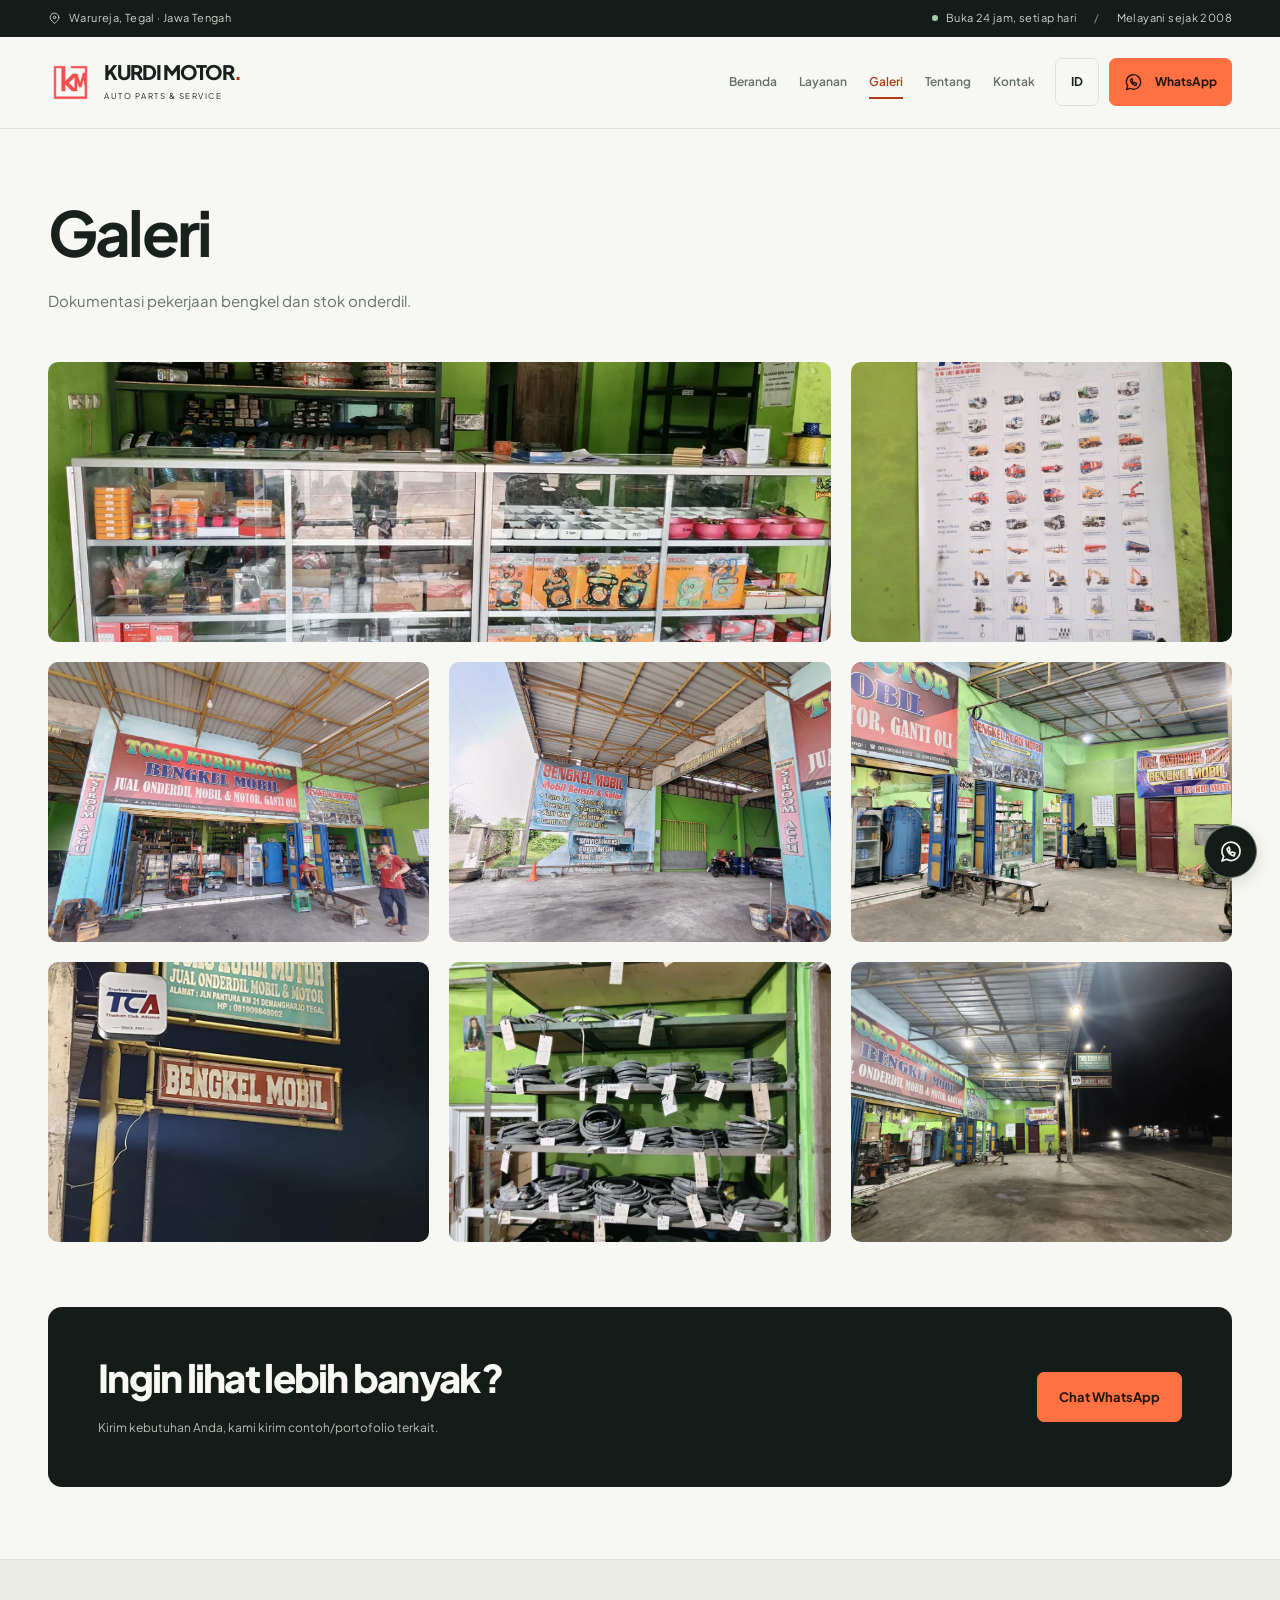
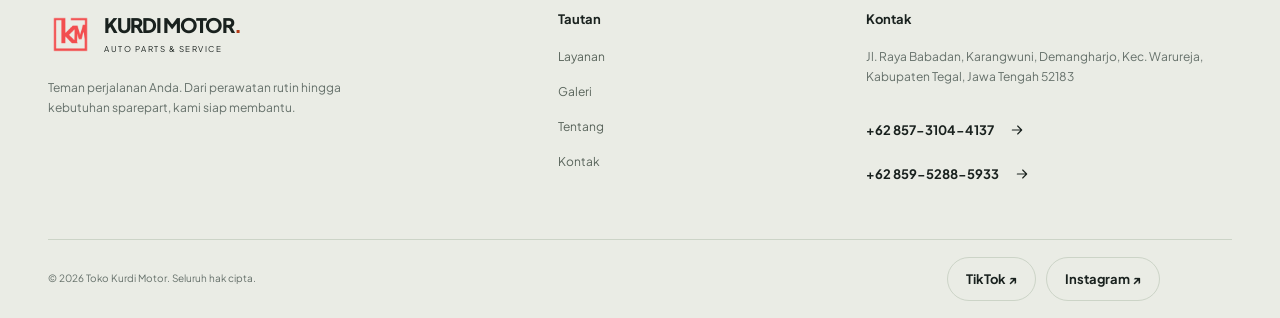
<file: gallery.html>
<!doctype html>
<html lang="id">
  <head>
    <meta charset="UTF-8" />
    <meta name="viewport" content="width=device-width, initial-scale=1" />
    <title>TOKO KURDI MOTOR &mdash; Galeri</title>
    <meta
      name="description"
      content="Dokumentasi pekerjaan bengkel dan stok onderdil."
    />
    <meta property="og:title" content="TOKO KURDI MOTOR - Galeri" />
    <meta
      property="og:description"
      content="Dokumentasi pekerjaan bengkel dan stok onderdil."
    />
    <meta property="og:type" content="website" />
    <meta
      property="og:url"
      content="https://tokokurdimotor.github.io/gallery.html"
    />
    <meta
      property="og:image"
      content="https://tokokurdimotor.github.io/assets/img/logo.png"
    />
    <link
      rel="canonical"
      href="https://tokokurdimotor.github.io/gallery.html"
    />
    <link rel="icon" href="assets/img/favicon.png" />
    <link rel="preconnect" href="https://fonts.googleapis.com" />
    <link rel="preconnect" href="https://fonts.gstatic.com" crossorigin />
    <link
      href="https://fonts.googleapis.com/css2?family=Plus+Jakarta+Sans:wght@400;500;600;700;800&display=swap"
      rel="stylesheet"
    />
    <link rel="stylesheet" href="assets/css/modern.css?v=20260916" />
    <meta name="theme-color" content="#151918" />
  </head>
  <body>
    <a class="skip-link" href="#main"
      ><span class="" data-i18n="modern.skip">Langsung ke konten</span></a
    >
    <div class="topbar">
      <div class="container">
        <span
          ><svg
            class="ui-icon"
            width="24"
            height="24"
            viewBox="0 0 24 24"
            fill="none"
            stroke="currentColor"
            stroke-width="1.7"
            stroke-linecap="round"
            stroke-linejoin="round"
            aria-hidden="true"
          >
            <path d="M20 10c0 6-8 11-8 11S4 16 4 10a8 8 0 1 1 16 0Z" />
            <circle cx="12" cy="10" r="2.5" /></svg
          ><span class="" data-i18n="modern.area"
            >Warureja, Tegal · Jawa Tengah</span
          ></span
        ><span
          ><i class="status-dot"></i
          ><span class="" data-i18n="modern.open">Buka 24 jam, setiap hari</span
          ><b> / </b
          ><span class="" data-i18n="modern.since"
            >Melayani sejak 2008</span
          ></span
        >
      </div>
    </div>
    <header class="site-header">
      <div class="container nav">
        <a
          class="brand"
          href="index.html"
          aria-label="Toko Kurdi Motor — Beranda"
          ><img
            class="logo"
            src="assets/img/logo.png"
            alt=""
            width="44"
            height="44"
          /><span class="brand-lockup"
            ><strong>KURDI MOTOR<span class="brand-dot" data-cms-text="text-0">.</span></strong
            ><small>AUTO PARTS &amp; SERVICE</small></span
          ></a
        >
        <nav class="menu" aria-label="Navigasi utama">
          <button
            class="hamburger"
            id="hamburger"
            aria-label="Buka menu / Open menu"
            aria-controls="navLinks"
            aria-expanded="false"
          >
            <span class="hamburger-bar"></span
            ><span class="hamburger-bar"></span
            ><span class="hamburger-bar"></span>
          </button>
          <ul id="navLinks">
            <li><a href="index.html" data-i18n="nav.home">Beranda</a></li>
            <li>
              <a href="index.html#layanan" data-i18n="nav.services">Layanan</a>
            </li>
            <li>
              <a
                href="gallery.html"
                class="active"
                aria-current="page"
                data-i18n="nav.gallery"
                >Galeri</a
              >
            </li>
            <li><a href="about.html" data-i18n="nav.about">Tentang</a></li>
            <li><a href="contact.html" data-i18n="nav.contact">Kontak</a></li>
          </ul>
          <div class="nav-cta">
            <button
              id="langToggle"
              class="btn btn-ghost"
              aria-label="Ganti bahasa / Switch language"
            >
              ID</button
            ><a
              class="btn btn-primary"
              id="waTop"
              href="https://wa.me/6285731044137"
              target="_blank"
              rel="noopener"
              ><svg
                class="ui-icon"
                width="24"
                height="24"
                viewBox="0 0 24 24"
                fill="none"
                stroke="currentColor"
                stroke-width="1.7"
                stroke-linecap="round"
                stroke-linejoin="round"
                aria-hidden="true"
              >
                <path
                  d="M21 11.5a9 9 0 0 1-13.4 7.8L3 21l1.7-4.6A9 9 0 1 1 21 11.5Z"
                />
                <path d="M8 9c1 4 3 6 7 7l1-3-3-1-1 1-2-2 1-1-1-3Z" /></svg
              ><span data-cms-text="text-1">WhatsApp</span><svg
                class="ui-icon"
                width="24"
                height="24"
                viewBox="0 0 24 24"
                fill="none"
                stroke="currentColor"
                stroke-width="1.7"
                stroke-linecap="round"
                stroke-linejoin="round"
                aria-hidden="true"
              >
                <path d="M5 12h14m-6-6 6 6-6 6" /></svg
            ></a>
          </div>
        </nav>
      </div>
    </header>
    <main class="page" id="main">
      <section class="page-hero">
        <div class="container">
          <h1 data-i18n="gallery.title">Galeri</h1>
          <p class="lead" data-i18n="gallery.subtitle">
            Dokumentasi pekerjaan bengkel dan stok onderdil.
          </p>
        </div>
      </section>

      <section class="container">
        <div class="gallery-grid" id="galleryGrid">
          <img data-cms-image="image-0"
            src="assets/img/IMG_20250624_115846.webp"
            alt="Dokumentasi bengkel Kurdi Motor"
            loading="lazy"
            width="1600"
            height="1200"
          /><img data-cms-image="image-1"
            src="assets/img/IMG_20250824_090239.webp"
            alt="Dokumentasi bengkel Kurdi Motor"
            loading="lazy"
            width="1600"
            height="1200"
          /><img data-cms-image="image-2"
            src="assets/img/IMG_20250824_090334.webp"
            alt="Dokumentasi bengkel Kurdi Motor"
            loading="lazy"
            width="1600"
            height="1200"
          /><img data-cms-image="image-3"
            src="assets/img/IMG_20250824_090344.webp"
            alt="Dokumentasi bengkel Kurdi Motor"
            loading="lazy"
            width="1600"
            height="1200"
          /><img data-cms-image="image-4"
            src="assets/img/IMG_20250825_224829.webp"
            alt="Dokumentasi bengkel Kurdi Motor"
            loading="lazy"
            width="1600"
            height="1200"
          /><img data-cms-image="image-5"
            src="assets/img/IMG_20250825_224944.webp"
            alt="Dokumentasi bengkel Kurdi Motor"
            loading="lazy"
            width="1600"
            height="1200"
          /><img data-cms-image="image-6"
            src="assets/img/IMG_20250825_225031.webp"
            alt="Dokumentasi bengkel Kurdi Motor"
            loading="lazy"
            width="1600"
            height="1200"
          /><img data-cms-image="image-7"
            src="assets/img/IMG_20250825_225120.webp"
            alt="Dokumentasi bengkel Kurdi Motor"
            loading="lazy"
            width="1600"
            height="1200"
          />
        </div>
      </section>

      <section class="cta">
        <div class="container cta-box">
          <div>
            <h2 data-i18n="gallery.cta.title">Ingin lihat lebih banyak?</h2>
            <p data-i18n="gallery.cta.subtitle">
              Kirim kebutuhan Anda, kami kirim contoh/portofolio terkait.
            </p>
          </div>
          <a
            class="btn btn-primary btn-lg"
            id="waCta"
            href="https://wa.me/6285731044137"
            target="_blank"
            rel="noopener"
            data-i18n="cta.button"
            >Chat WhatsApp</a
          >
        </div>
      </section>
    </main>
    <footer class="site-footer">
      <div class="container footer-grid">
        <div>
          <a
            class="brand"
            href="index.html"
            aria-label="Toko Kurdi Motor — Beranda"
            ><img
              class="logo"
              src="assets/img/logo.png"
              alt=""
              width="44"
              height="44"
            /><span class="brand-lockup"
              ><strong>KURDI MOTOR<span class="brand-dot" data-cms-text="text-2">.</span></strong
              ><small>AUTO PARTS &amp; SERVICE</small></span
            ></a
          >
          <p class="footer-desc" data-i18n="modern.footer">
            Teman perjalanan Anda. Dari perawatan rutin hingga kebutuhan
            sparepart, kami siap membantu.
          </p>
        </div>
        <div>
          <h3 data-i18n="footer.links.title">Jelajahi</h3>
          <ul class="footer-links">
            <li>
              <a href="index.html#layanan" data-i18n="nav.services">Layanan</a>
            </li>
            <li><a href="gallery.html" data-i18n="nav.gallery">Galeri</a></li>
            <li><a href="about.html" data-i18n="nav.about">Tentang</a></li>
            <li><a href="contact.html" data-i18n="nav.contact">Kontak</a></li>
          </ul>
        </div>
        <div>
          <h3 data-i18n="footer.contact.title">Kunjungi kami</h3>
          <p>
            Jl. Raya Babadan, Karangwuni, Demangharjo, Warureja, Kabupaten
            Tegal, Jawa Tengah 52183
          </p>
          <a
            class="footer-phone"
            href="https://wa.me/6285731044137"
            target="_blank"
            rel="noopener"
            >+62 857-3104-4137
            <svg
              class="ui-icon"
              width="24"
              height="24"
              viewBox="0 0 24 24"
              fill="none"
              stroke="currentColor"
              stroke-width="1.7"
              stroke-linecap="round"
              stroke-linejoin="round"
              aria-hidden="true"
            >
              <path d="M5 12h14m-6-6 6 6-6 6" /></svg
          ></a>
          <a
            class="footer-phone phone-2"
            href="https://wa.me/6285952885933"
            target="_blank"
            rel="noopener"
            >+62 859-5288-5933
            <svg
              class="ui-icon"
              width="24"
              height="24"
              viewBox="0 0 24 24"
              fill="none"
              stroke="currentColor"
              stroke-width="1.7"
              stroke-linecap="round"
              stroke-linejoin="round"
              aria-hidden="true"
            >
              <path d="M5 12h14m-6-6 6 6-6 6" /></svg
          ></a>
        </div>
      </div>
      <div class="container footer-bottom">
        <p>
          © <span id="yearNow">2026</span> Toko Kurdi Motor.
          <span data-i18n="footer.rights">Seluruh hak cipta.</span>
        </p>
        <div class="footer-social">
          <a class="social-link" href="https://www.tiktok.com/@toko.kurditegal" target="_blank" rel="noopener" data-cms-text="text-4">TikTok ↗</a>
          <a class="social-link" href="https://www.instagram.com/toko_kurdi_motor/" target="_blank" rel="noopener">Instagram ↗</a>
        </div>
      </div>
    </footer>
    <a
      class="floating-wa"
      href="https://wa.me/6285731044137"
      target="_blank"
      rel="noopener"
      aria-label="Chat WhatsApp"
      ><svg
        class="ui-icon"
        width="24"
        height="24"
        viewBox="0 0 24 24"
        fill="none"
        stroke="currentColor"
        stroke-width="1.7"
        stroke-linecap="round"
        stroke-linejoin="round"
        aria-hidden="true"
      >
        <path d="M21 11.5a9 9 0 0 1-13.4 7.8L3 21l1.7-4.6A9 9 0 1 1 21 11.5Z" />
        <path d="M8 9c1 4 3 6 7 7l1-3-3-1-1 1-2-2 1-1-1-3Z" /></svg
    ></a>
    <script src="assets/js/main.js"></script>
    <script src="assets/js/modern.js"></script>
    <script src="assets/js/content.js"></script>
  </body>
</html>
</file>
<file: assets/css/modern.css>
/* Warm industrial design. Shared across all public pages. */
:root {
  --ink: #19211e;
  --muted: #65706a;
  --paper: #f7f8f4;
  --dark: #151b18;
  --orange: #ff7043;
  --orange-ink: #b43a16;
  --border: #dce1d9;
  --primary: var(--orange);
  --accent: var(--orange-ink);
  --text: var(--ink);
  --panel: white;
  --bg: var(--paper);
  --danger: #b42318;
}
* {
  box-sizing: border-box;
}
html {
  scroll-behavior: smooth;
  scroll-padding-top: 105px;
}
body {
  margin: 0;
  background: var(--paper);
  color: var(--ink);
  font-family: "Plus Jakarta Sans", system-ui, sans-serif;
  font-size: 16px;
  line-height: 1.7;
  -webkit-font-smoothing: antialiased;
}
button,
input,
textarea {
  font: inherit;
}
a {
  color: inherit;
  text-decoration: none;
}
img {
  display: block;
  max-width: 100%;
}
button,
a,
input,
textarea,
summary {
  -webkit-tap-highlight-color: transparent;
}
button,
a,
summary {
  touch-action: manipulation;
}
button,
summary {
  cursor: pointer;
}
h1,
h2,
h3,
h4,
p {
  margin: 0;
}
h1,
h2,
h3 {
  line-height: 1.15;
  letter-spacing: -0.045em;
  text-wrap: balance;
}
h2 {
  font-size: clamp(29px, 3.2vw, 43px);
  font-weight: 800;
}
h3 {
  font-size: 22px;
}
p {
  color: var(--muted);
}
:focus-visible {
  outline: 3px solid var(--orange-ink);
  outline-offset: 5px;
}
::selection {
  background: var(--orange);
  color: var(--dark);
}
.container {
  width: min(1240px, calc(100% - 96px));
  margin-inline: auto;
}
.ui-icon {
  flex: none;
  vertical-align: middle;
}
.skip-link {
  position: fixed;
  left: 16px;
  top: -100px;
  padding: 12px 20px;
  z-index: 100;
  background: white;
  color: var(--ink);
}
.skip-link:focus {
  top: 12px;
}
.topbar {
  background: var(--dark);
  color: #cdd5ce;
  font-size: 11px;
  letter-spacing: 0.035em;
}
.topbar .container {
  display: flex;
  justify-content: space-between;
  gap: 20px;
  padding-block: 9px;
}
.topbar span {
  display: inline-flex;
  align-items: center;
  gap: 8px;
}
.topbar .ui-icon {
  width: 13px;
  height: 13px;
}
.topbar b {
  font-weight: 400;
  margin: 0 9px;
  color: #88998f;
}
.status-dot {
  width: 6px;
  height: 6px;
  background: #a3d2a6;
  border-radius: 50%;
  display: inline-block;
  flex: none;
}
.site-header {
  position: sticky;
  top: 0;
  z-index: 30;
  background: rgba(247, 248, 244, 0.97);
  border-bottom: 1px solid var(--border);
}
.site-header.scrolled {
  box-shadow: 0 4px 20px #19211e0a;
}
.nav {
  display: flex;
  justify-content: space-between;
  align-items: center;
  gap: 24px;
  min-height: 91px;
}
.brand {
  display: flex;
  align-items: center;
  gap: 11px;
  flex-shrink: 0;
}
.logo {
  width: 45px;
  height: 45px;
  object-fit: contain;
}
.brand-lockup {
  display: grid;
}
.brand-lockup strong {
  font-size: 20px;
  font-weight: 800;
  letter-spacing: -0.055em;
  line-height: 1.2;
}
.brand-dot {
  color: var(--orange-ink);
}
.brand-lockup small {
  font-size: 8px;
  letter-spacing: 0.19em;
  margin-top: 6px;
}
.menu,
.menu ul,
.nav-cta {
  display: flex;
  align-items: center;
  gap: 20px;
}
.menu ul {
  list-style: none;
  margin: 0;
  padding: 0;
  gap: 22px;
}
.menu ul a {
  display: block;
  font-size: 12px;
  font-weight: 600;
  padding: 14px 0;
  color: var(--muted);
  position: relative;
}
.menu ul a:hover,
.menu ul a.active {
  color: var(--orange-ink);
}
.menu ul a.active:after {
  content: "";
  position: absolute;
  left: 0;
  right: 0;
  bottom: 7px;
  height: 2px;
  background: var(--orange-ink);
}
.nav-cta {
  gap: 10px;
}
.btn {
  min-height: 48px;
  display: inline-flex;
  align-items: center;
  justify-content: center;
  gap: 12px;
  padding: 13px 21px;
  border: 1px solid var(--border);
  border-radius: 7px;
  font-size: 13px;
  font-weight: 700;
  background: white;
  color: var(--ink);
  transition:
    background 0.2s,
    box-shadow 0.2s,
    transform 0.2s;
}
.btn:hover {
  transform: translateY(-2px);
  box-shadow: 0 5px 12px #0000000c;
}
.btn .ui-icon {
  width: 19px;
  height: 19px;
}
.btn-primary,
.btn-accent {
  background: var(--orange);
  border-color: var(--orange);
  color: #20180f;
}
.btn-primary:hover,
.btn-accent:hover {
  background: #ff895f;
}
.btn-ghost {
  padding: 9px 12px;
  background: transparent;
  min-width: 44px;
}
.nav-cta .btn {
  font-size: 12px;
  padding: 10px 14px;
}
.nav-cta .btn .ui-icon:last-child {
  display: none;
}
.hamburger {
  display: none;
  background: transparent;
  border: 1px solid var(--border);
  width: 44px;
  height: 44px;
  border-radius: 7px;
  position: relative;
}
.hamburger-bar {
  position: absolute;
  left: 11px;
  width: 20px;
  height: 2px;
  background: var(--ink);
  transition: transform 0.2s;
}
.hamburger-bar:nth-child(1) {
  top: 14px;
}
.hamburger-bar:nth-child(2) {
  top: 20px;
}
.hamburger-bar:nth-child(3) {
  top: 26px;
}
.hamburger[aria-expanded="true"] .hamburger-bar:nth-child(1) {
  top: 20px;
  transform: rotate(45deg);
}
.hamburger[aria-expanded="true"] .hamburger-bar:nth-child(2) {
  opacity: 0;
}
.hamburger[aria-expanded="true"] .hamburger-bar:nth-child(3) {
  top: 20px;
  transform: rotate(-45deg);
}
.hero {
  background: var(--dark);
  color: var(--paper);
  overflow: hidden;
}
.hero-grid {
  display: grid;
  grid-template-columns: 1.07fr 1fr;
  gap: 48px;
  padding-top: 68px;
  padding-bottom: 65px;
  align-items: center;
}
.eyebrow {
  display: flex;
  align-items: center;
  gap: 10px;
  font-size: 10px;
  font-weight: 700;
  letter-spacing: 0.17em;
  color: var(--orange-ink);
  line-height: 1.6;
  margin-bottom: 19px;
}
.hero .eyebrow {
  color: #d1d8d0;
}
.line {
  width: 24px;
  height: 2px;
  background: var(--orange);
}
.hero h1 {
  font-size: clamp(40px, 4.5vw, 65px);
  line-height: 1.13;
  font-weight: 800;
  margin-bottom: 25px;
  letter-spacing: -0.065em;
}
.accent-text {
  color: var(--orange);
}
.hero .lead {
  color: #b5c0b7;
  font-size: 14px;
  max-width: 440px;
  line-height: 1.85;
}
.actions {
  display: flex;
  flex-wrap: wrap;
  gap: 12px;
  margin-top: 29px;
}
.hero .btn-outline {
  border-color: #5a685e;
  color: #edf0e9;
  background: transparent;
}
.hero .btn-outline:hover {
  background: #25302a;
}
.hero-proof {
  display: flex;
  flex-wrap: wrap;
  gap: 19px;
  margin-top: 28px;
  font-size: 10px;
  color: #c4cfc6;
}
.hero-proof span {
  display: inline-flex;
  gap: 7px;
  align-items: center;
}
.hero-proof .ui-icon {
  width: 14px;
  height: 14px;
  color: #9ac9a0;
}
.hero-media {
  position: relative;
  padding-bottom: 28px;
  min-width: 0;
}
.hero-image {
  width: 100%;
  height: 437px;
  object-fit: cover;
  object-position: 48% center;
  border-radius: 14px;
  filter: saturate(0.76);
}
.photo-label {
  position: absolute;
  top: 18px;
  left: 18px;
  display: flex;
  align-items: center;
  gap: 8px;
  background: #152219e8;
  padding: 9px 13px;
  border: 1px solid #ffffff25;
  border-radius: 5px;
  font-size: 8px;
  letter-spacing: 0.12em;
  color: white;
}
.hours-card {
  position: absolute;
  bottom: 0;
  left: -24px;
  right: 28px;
  padding: 22px 25px;
  background: #f1f3e8;
  border-radius: 10px;
  color: var(--ink);
  display: flex;
  align-items: center;
  gap: 20px;
  box-shadow: 0 10px 30px #0002;
}
.hours-card > .ui-icon {
  width: 35px;
  height: 35px;
  color: var(--orange-ink);
}
.hours-card strong {
  font-size: 35px;
  line-height: 1;
  font-weight: 800;
  letter-spacing: -0.06em;
}
.hours-card strong span {
  font-size: 23px;
  color: #747e73;
}
.hours-card p {
  font-size: 11px;
  margin-top: 7px;
}
.hours-card > a {
  margin-left: auto;
  display: grid;
  place-items: center;
  border-radius: 50%;
  width: 44px;
  height: 44px;
  border: 1px solid #bdc6b6;
}
.hero-bottom {
  display: flex;
  justify-content: space-between;
  align-items: center;
  gap: 16px;
  padding-block: 21px;
  border-top: 1px solid #354137;
  font-size: 9px;
  letter-spacing: 0.09em;
  color: #aeb9af;
}
.hero-bottom > a {
  letter-spacing: 0;
  font-size: 11px;
  color: #dce5dc;
}
.section {
  padding-block: 92px;
}
.section-heading {
  display: flex;
  align-items: flex-end;
  justify-content: space-between;
  gap: 48px;
  margin-bottom: 38px;
}
.section-heading > p {
  max-width: 305px;
  font-size: 13px;
  line-height: 1.9;
}
.subtle {
  color: #69776c;
}
.services-grid {
  display: grid;
  grid-template-columns: repeat(3, 1fr);
  gap: 18px;
}
.service-card {
  padding: 29px;
  border: 1px solid var(--border);
  border-radius: 12px;
  background: #fff;
  display: flex;
  flex-direction: column;
  transition:
    border-color 0.2s,
    transform 0.2s;
}
.service-card:hover {
  border-color: #9aa99b;
  transform: translateY(-4px);
}
.service-card-top {
  display: flex;
  justify-content: space-between;
  align-items: center;
  margin-bottom: 36px;
}
.service-icon {
  width: 46px;
  height: 46px;
  display: grid;
  place-items: center;
  background: #f2f4ed;
  border-radius: 10px;
}
.service-icon .ui-icon {
  width: 24px;
  color: var(--orange-ink);
}
.number {
  color: #697363;
  font-size: 11px;
  font-variant-numeric: tabular-nums;
}
.service-card h3 {
  margin-bottom: 15px;
  font-size: 22px;
}
.service-card p {
  font-size: 13px;
  line-height: 1.85;
  margin-bottom: 30px;
}
.text-link {
  display: inline-flex;
  align-items: center;
  gap: 15px;
  min-height: 44px;
  font-size: 12px;
  font-weight: 700;
}
.text-link:hover {
  color: var(--orange-ink);
}
.text-link .ui-icon {
  width: 18px;
  height: 18px;
}
.service-card .text-link {
  margin-top: auto;
  border-top: 1px solid var(--border);
  padding-top: 18px;
  justify-content: space-between;
}
.story-grid {
  display: grid;
  grid-template-columns: 1fr 1fr;
  gap: 86px;
  align-items: center;
}
.story-image {
  position: relative;
}
.story-image > img {
  width: 100%;
  height: 405px;
  object-fit: cover;
  border-radius: 12px;
  filter: saturate(0.75);
}
.since-stamp {
  position: absolute;
  bottom: 22px;
  right: -22px;
  background: var(--orange);
  padding: 19px 25px;
  border: 5px solid var(--paper);
  border-radius: 12px;
  display: grid;
}
.since-stamp span {
  font-size: 10px;
  letter-spacing: 0.18em;
}
.since-stamp strong {
  font-size: 34px;
  line-height: 1.2;
  letter-spacing: -0.07em;
}
.story-copy h2 {
  font-size: clamp(30px, 3vw, 40px);
  margin-bottom: 23px;
}
.story-copy > p:not(.eyebrow) {
  font-size: 13px;
  line-height: 1.95;
  margin-top: 16px;
}
.story-copy .text-link {
  margin-top: 19px;
}
.faq-section {
  border-top: 1px solid var(--border);
}
.faq-grid {
  display: grid;
  grid-template-columns: 1fr 1.3fr;
  gap: 90px;
}
.faq-grid h2 {
  max-width: 340px;
}
.faq-grid .text-link {
  margin-top: 22px;
}
.faq-list details {
  border-bottom: 1px solid var(--border);
}
.faq-list details:first-child {
  border-top: 1px solid var(--border);
}
.faq-list summary {
  padding: 23px 0;
  list-style: none;
  display: flex;
  align-items: center;
  justify-content: space-between;
  gap: 20px;
  font-size: 13px;
  font-weight: 700;
}
.faq-list summary::-webkit-details-marker {
  display: none;
}
.faq-list summary .ui-icon {
  width: 18px;
  height: 18px;
}
.faq-list details[open] .ui-icon {
  transform: rotate(45deg);
}
.faq-list details p {
  font-size: 13px;
  line-height: 1.9;
  padding: 0 28px 24px 0;
}
.cta {
  padding: 0 0 80px;
}
.cta-box {
  background: var(--dark);
  border-radius: 14px;
  display: flex;
  align-items: center;
  justify-content: space-between;
  gap: 35px;
  padding: 49px 50px;
  color: var(--paper);
  position: relative;
  overflow: hidden;
}
.cta-box .eyebrow {
  color: #ff9d77;
  margin-bottom: 15px;
}
.cta-box h2 {
  font-size: clamp(27px, 3vw, 40px);
}
.cta-box p:not(.eyebrow) {
  color: #b5c0b7;
  font-size: 12px;
  margin-top: 17px;
}
.cta-actions {
  display: grid;
  justify-items: center;
  gap: 15px;
  flex: none;
}
.directions {
  display: flex;
  gap: 8px;
  align-items: center;
  font-size: 10px;
  min-height: 44px;
  color: #c6d0c7;
}
.directions .ui-icon {
  width: 14px;
  height: 14px;
}
.page {
  min-height: 65vh;
  padding-bottom: 72px;
}
.page-hero {
  padding: 68px 0 49px;
}
.page-hero h1 {
  font-size: clamp(38px, 5vw, 62px);
  max-width: 850px;
  margin-bottom: 20px;
}
.page-hero .lead {
  font-size: 15px;
  max-width: 690px;
}
.grid-2 {
  display: grid;
  grid-template-columns: 1fr 1fr;
  gap: 35px;
}
.card {
  background: white;
  border: 1px solid var(--border);
  padding: 32px;
  border-radius: 14px;
  align-self: start;
}
.card h3 {
  margin-bottom: 22px;
}
.gap-xl p {
  margin: 16px 0;
  font-size: 14px;
  line-height: 1.9;
}
.about-photo {
  width: 100%;
  height: 260px;
  object-fit: cover;
  border-radius: 12px;
  margin-bottom: 28px;
}
.gap-xl h2 {
  font-size: 29px;
}
.checklist {
  padding: 0;
  list-style: none;
}
.checklist li {
  padding: 14px 0;
  border-bottom: 1px solid var(--border);
  font-size: 14px;
}
.checklist li:before {
  content: "✓";
  color: var(--orange-ink);
  margin-right: 12px;
}
.map-section {
  margin-top: 55px;
}
.map-section h3 {
  margin-bottom: 15px;
}
.map-embed {
  border-radius: 14px;
  overflow: hidden;
  margin-top: 22px;
  background: #e7eae1;
}
.map-embed iframe {
  width: 100%;
  height: 380px;
  border: 0;
  display: block;
}
.contact-list {
  list-style: none;
  margin: 0;
  padding: 0;
  display: grid;
  gap: 22px;
  font-size: 14px;
}
.contact-list li {
  display: flex;
  gap: 14px;
  align-items: flex-start;
}
.contact-list .ui-icon {
  width: 20px;
  color: var(--orange-ink);
}
.contact-card .actions {
  margin-top: 32px;
}
.form {
  display: grid;
  gap: 18px;
}
.form label {
  display: grid;
  gap: 8px;
  font-size: 12px;
  font-weight: 600;
}
.form input,
.form textarea {
  width: 100%;
  padding: 13px 15px;
  border: 1px solid #cbd3c6;
  border-radius: 7px;
  background: var(--paper);
  color: var(--ink);
  font-size: 16px;
}
.form input:focus,
.form textarea:focus {
  outline: 2px solid var(--orange-ink);
  outline-offset: 1px;
}
.form textarea {
  resize: vertical;
  min-height: 130px;
}
.form .invalid {
  border-color: var(--danger);
}
.form-error {
  color: var(--danger);
}
.form-error[hidden] {
  display: none;
}
.form #formHelp {
  font-size: 11px;
  margin: 0;
}
.gallery-grid {
  display: grid;
  grid-template-columns: repeat(3, 1fr);
  gap: 20px;
}
.gallery-grid img {
  height: 280px;
  width: 100%;
  object-fit: cover;
  border-radius: 10px;
  background: #e7eae1;
}
.gallery-grid img:first-child {
  grid-column: span 2;
}
.page .cta {
  padding: 65px 0 0;
}
.site-footer {
  background: #eaece5;
  border-top: 1px solid var(--border);
  padding-top: 52px;
}
.footer-grid {
  display: grid;
  grid-template-columns: 1.2fr 0.65fr 1fr;
  gap: 70px;
  padding-bottom: 43px;
}
.footer-grid h3 {
  font-size: 13px;
  letter-spacing: 0;
  margin-bottom: 20px;
}
.footer-desc {
  font-size: 12px;
  max-width: 300px;
  margin-top: 21px;
}
.footer-grid > div > p {
  font-size: 12px;
}
.footer-links {
  padding: 0;
  margin: 0;
  list-style: none;
  font-size: 12px;
  color: #59645b;
  display: grid;
  gap: 3px;
}
.footer-links a {
  display: inline-block;
  min-height: 32px;
}
.footer-links a:hover {
  color: var(--orange-ink);
}
.footer-phone {
  display: flex;
  align-items: center;
  gap: 15px;
  font-size: 13px;
  font-weight: 700;
  margin-top: 20px;
  min-height: 44px;
}
.footer-phone .ui-icon {
  width: 16px;
}
.footer-phone + .footer-phone {
  margin-top: 0;
}
.footer-phone[hidden],
.contact-list li[hidden] {
  display: none;
}
.footer-bottom {
  display: flex;
  align-items: center;
  justify-content: space-between;
  gap: 20px;
  font-size: 10px;
  border-top: 1px solid #ccd4c7;
  padding-block: 17px;
  /* Keep the social links clear of the fixed WhatsApp button at the bottom of the page. */
  padding-right: 72px;
}
.footer-bottom a {
  min-height: 44px;
  display: flex;
  align-items: center;
}
.footer-social {
  display: flex;
  flex-wrap: wrap;
  gap: 10px;
}
.footer-bottom .social-link {
  font-size: 13px;
  font-weight: 700;
  padding: 0 18px;
  border: 1px solid #ccd4c7;
  border-radius: 999px;
}
.footer-bottom .social-link:hover {
  color: var(--orange-ink);
  border-color: currentColor;
}
.floating-wa {
  position: fixed;
  right: 23px;
  bottom: 22px;
  background: var(--dark);
  color: #eff6ed;
  width: 53px;
  height: 53px;
  display: grid;
  place-items: center;
  border: 1px solid #647965;
  border-radius: 50%;
  z-index: 20;
  box-shadow: 0 5px 18px #0002;
}
.floating-wa:hover {
  background: #314635;
}
.muted {
  color: var(--muted);
}
@media (min-width: 1441px) {
  .hero-grid {
    gap: 76px;
    padding-block: 85px;
  }
  .hero h1 {
    font-size: 65px;
  }
}
@media (max-width: 1100px) {
  .container {
    width: calc(100% - 56px);
  }
  .menu,
  .menu ul {
    gap: 16px;
  }
  .brand-lockup strong {
    font-size: 17px;
  }
  .brand-lockup small {
    font-size: 7px;
  }
  .nav-cta .btn-primary {
    padding: 10px;
  }
  .nav-cta .btn-primary .ui-icon {
    display: none;
  }
  .hero-grid {
    gap: 35px;
  }
  .hero h1 {
    font-size: 46px;
  }
  .hero-image {
    height: 415px;
  }
  .hero-proof {
    gap: 12px;
  }
  .service-card {
    padding: 23px;
  }
  .story-grid {
    gap: 55px;
  }
  .faq-grid {
    gap: 50px;
  }
  .footer-grid {
    gap: 45px;
  }
}
@media (max-width: 900px) {
  .container {
    width: calc(100% - 40px);
  }
  .topbar span:last-child b,
  .topbar span:last-child b + span {
    display: none;
  }
  .nav {
    min-height: 78px;
    gap: 10px;
  }
  .menu {
    gap: 10px;
  }
  .hamburger {
    display: block;
    order: 2;
  }
  .menu ul {
    display: none;
    position: absolute;
    left: 20px;
    right: 20px;
    top: 77px;
    padding: 15px;
    background: var(--paper);
    border: 1px solid var(--border);
    border-radius: 0 0 12px 12px;
    box-shadow: 0 15px 30px #0002;
  }
  .menu ul.open {
    display: grid;
    gap: 0;
  }
  .menu ul a {
    padding: 13px 16px;
    font-size: 14px;
  }
  .menu ul a.active:after {
    display: none;
  }
  .menu ul a.active {
    background: #ecefe6;
    border-radius: 6px;
  }
  .hero-grid {
    padding-top: 46px;
    padding-bottom: 48px;
    gap: 25px;
  }
  .hero h1 {
    font-size: 39px;
  }
  .hero .eyebrow {
    font-size: 8px;
  }
  .hero .lead {
    font-size: 13px;
  }
  .hero .actions {
    gap: 10px;
  }
  .hero .btn {
    font-size: 11px;
    padding: 13px;
  }
  .hero-image {
    height: 392px;
  }
  .hours-card {
    left: -8px;
    right: 14px;
    padding: 18px;
    gap: 12px;
  }
  .hours-card p {
    font-size: 9px;
  }
  .hours-card strong {
    font-size: 30px;
  }
  .photo-label {
    font-size: 7px;
    left: 12px;
    top: 12px;
  }
  .section {
    padding-block: 64px;
  }
  .section-heading {
    gap: 30px;
  }
  .section-heading > p {
    max-width: 230px;
    font-size: 12px;
  }
  .services-grid {
    gap: 12px;
  }
  .service-card {
    padding: 20px;
  }
  .service-card h3 {
    font-size: 19px;
  }
  .service-card p {
    font-size: 12px;
  }
  .story-image > img {
    height: 380px;
  }
  .story-copy h2 {
    font-size: 30px;
  }
  .story-copy > p:not(.eyebrow) {
    font-size: 12px;
  }
  .faq-grid {
    gap: 30px;
  }
  .cta-box {
    padding: 33px;
  }
  .cta-box h2 {
    font-size: 29px;
  }
  .footer-grid {
    gap: 35px;
  }
  .gallery-grid img {
    height: 230px;
  }
}
@media (max-width: 650px) {
  html {
    scroll-padding-top: 88px;
  }
  .topbar {
    font-size: 9px;
  }
  .topbar .container {
    gap: 8px;
    padding-block: 8px;
  }
  .topbar span {
    gap: 5px;
  }
  .topbar .ui-icon {
    display: none;
  }
  .brand-lockup strong {
    font-size: 16px;
  }
  .brand-lockup small {
    font-size: 6px;
    letter-spacing: 0.16em;
  }
  .logo {
    width: 36px;
    height: 36px;
  }
  .brand {
    gap: 8px;
  }
  .nav {
    min-height: 73px;
  }
  .nav-cta {
    gap: 7px;
  }
  .nav-cta .btn-primary {
    display: none;
  }
  .menu ul {
    top: 72px;
  }
  .hero-grid {
    grid-template-columns: 1fr;
    gap: 37px;
    padding-top: 38px;
    padding-bottom: 29px;
  }
  .hero .eyebrow {
    font-size: 9px;
    margin-bottom: 20px;
  }
  .hero h1 {
    font-size: clamp(39px, 10.5vw, 58px);
    margin-bottom: 22px;
  }
  .hero .lead {
    font-size: 13px;
    max-width: 470px;
  }
  .hero .actions {
    margin-top: 25px;
  }
  .hero .btn {
    font-size: 12px;
    padding: 13px 16px;
  }
  .hero-proof {
    font-size: 9px;
    gap: 15px;
    margin-top: 23px;
  }
  .hero-media {
    padding-bottom: 23px;
  }
  .hero-image {
    height: 320px;
    object-position: 50% 60%;
  }
  .photo-label {
    font-size: 8px;
    top: 14px;
    left: 14px;
  }
  .hours-card {
    left: 14px;
    right: 14px;
    padding: 17px 20px;
  }
  .hours-card strong {
    font-size: 31px;
  }
  .hours-card p {
    font-size: 10px;
  }
  .hours-card > .ui-icon {
    width: 29px;
  }
  .hero-bottom {
    font-size: 8px;
    padding-block: 18px;
  }
  .hero-bottom > a {
    font-size: 9px;
  }
  .section {
    padding-block: 55px;
  }
  .section-heading {
    display: block;
    margin-bottom: 26px;
  }
  .section-heading h2 {
    font-size: 31px;
  }
  .section-heading > p {
    max-width: 100%;
    font-size: 13px;
    margin-top: 20px;
  }
  .section-heading > .text-link {
    margin-top: 14px;
  }
  .eyebrow {
    font-size: 9px;
    margin-bottom: 14px;
  }
  .services-grid {
    grid-template-columns: 1fr;
    gap: 13px;
  }
  .service-card {
    padding: 25px;
  }
  .service-card-top {
    margin-bottom: 25px;
  }
  .service-card h3 {
    font-size: 24px;
  }
  .service-card p {
    font-size: 13px;
    max-width: 450px;
    margin-bottom: 24px;
  }
  .story-grid {
    grid-template-columns: 1fr;
    gap: 37px;
  }
  .story-image > img {
    height: 300px;
  }
  .since-stamp {
    right: 15px;
    bottom: -15px;
  }
  .story-copy h2 {
    font-size: 31px;
  }
  .story-copy > p:not(.eyebrow) {
    font-size: 13px;
  }
  .faq-grid {
    grid-template-columns: 1fr;
    gap: 24px;
  }
  .faq-grid h2 {
    max-width: 100%;
    font-size: 31px;
  }
  .faq-grid .text-link {
    margin-top: 14px;
  }
  .faq-list summary {
    font-size: 13px;
    padding: 21px 0;
  }
  .cta {
    padding-bottom: 50px;
  }
  .cta-box {
    flex-direction: column;
    align-items: stretch;
    padding: 29px 24px;
    gap: 23px;
  }
  .cta-box h2 {
    font-size: 30px;
  }
  .cta-actions {
    justify-items: stretch;
    text-align: center;
  }
  .directions {
    justify-content: center;
  }
  .footer-grid {
    grid-template-columns: 1fr 1fr;
    gap: 33px 25px;
  }
  .footer-grid > div:first-child {
    grid-column: 1/-1;
  }
  .footer-desc {
    max-width: 350px;
  }
  .footer-grid > div > p {
    font-size: 11px;
  }
  .footer-phone {
    font-size: 11px;
    gap: 5px;
  }
  .footer-bottom {
    flex-direction: column;
    align-items: flex-start;
    gap: 12px;
    font-size: 9px;
    padding-right: 55px;
  }
  .footer-bottom a {
    min-height: 30px;
  }
  .footer-bottom .social-link {
    min-height: 40px;
    font-size: 12px;
  }
  .footer-bottom p {
    max-width: 240px;
  }
  .floating-wa {
    width: 48px;
    height: 48px;
    right: 15px;
    bottom: 15px;
  }
  .page-hero {
    padding: 40px 0 30px;
  }
  .page-hero h1 {
    font-size: 39px;
  }
  .page-hero .lead {
    font-size: 13px;
  }
  .grid-2 {
    grid-template-columns: 1fr;
    gap: 23px;
  }
  .card {
    padding: 24px;
  }
  .page {
    padding-bottom: 45px;
  }
  .gallery-grid {
    grid-template-columns: 1fr 1fr;
    gap: 12px;
  }
  .gallery-grid img {
    height: 180px;
  }
  .gallery-grid img:first-child {
    height: 260px;
  }
  .map-embed iframe {
    height: 290px;
  }
  .contact-list {
    font-size: 13px;
  }
  .contact-card .actions .btn {
    font-size: 12px;
    padding: 12px;
  }
  .page .cta {
    padding-top: 35px;
  }
  .page .cta .btn {
    margin-top: 10px;
  }
}
@media (max-width: 370px) {
  .container {
    width: calc(100% - 32px);
  }
  .topbar {
    font-size: 8px;
  }
  .hero h1 {
    font-size: 37px;
  }
  .hero .btn {
    font-size: 11px;
    padding: 12px;
  }
  .hero-proof {
    font-size: 8px;
    gap: 10px;
  }
  .brand-lockup strong {
    font-size: 15px;
  }
  .hero-bottom {
    font-size: 7px;
  }
  .hero-bottom > a {
    font-size: 8px;
  }
}
@media (prefers-reduced-motion: reduce) {
  html {
    scroll-behavior: auto;
  }
  *,
  *::before,
  *::after {
    animation: none !important;
    transition: none !important;
  }
  .btn:hover,
  .service-card:hover {
    transform: none;
  }
}
@media print {
  .topbar,
  .site-header,
  .floating-wa,
  .cta-actions {
    display: none;
  }
  body {
    background: white;
    color: black;
  }
  .hero {
    background: white;
    color: black;
  }
  .hero .lead,
  .hero .eyebrow {
    color: #333;
  }
  .section {
    padding-block: 25px;
  }
  .container {
    width: 100%;
  }
}
.card h2 {
  font-size: 24px;
  margin-bottom: 22px;
}
.map-section h2 {
  font-size: 29px;
  margin-bottom: 15px;
}
</file>
<file: admin/admin.css>
:root{font-family:system-ui,-apple-system,"Segoe UI",sans-serif;color:#202524;background:#f3f4ef;font-synthesis:none;--accent:#aa360c;--line:#dce0d6}*{box-sizing:border-box}body{margin:0}header{height:88px;background:#202624;color:#fff;display:flex;align-items:center;justify-content:space-between;padding:0 max(24px,calc((100vw - 1200px)/2));gap:20px}header a{color:inherit;text-decoration:none}.brand{font-weight:850;font-size:23px;letter-spacing:-1px}.brand span{color:#ff7a38}.brand small{display:block;font-size:10px;letter-spacing:2.5px;color:#c1c8bd;margin-top:5px}main{max-width:1200px;margin:40px auto;padding:0 24px 110px}h1{font-size:clamp(28px,4vw,44px);line-height:1.13;letter-spacing:-1.5px;margin:10px 0 20px}h2{font-size:26px;margin:0 0 10px}p{line-height:1.65;color:#536052}.eyebrow{font-size:11px;font-weight:800;letter-spacing:2px;color:var(--accent)}.card{background:white;border:1px solid var(--line);border-radius:16px;padding:28px}.login{max-width:620px;margin:60px auto}.login h1{font-size:48px}.login form{margin:30px 0}label{display:block;font-size:14px;font-weight:650;margin:20px 0 7px}input,textarea,select,button{font:inherit;max-width:100%}input,textarea,select{display:block;width:100%;padding:12px;border:1px solid #aeb6aa;border-radius:8px;background:#fff;color:#202524}textarea{resize:vertical;min-height:86px}button{cursor:pointer;border:1px solid transparent;background:var(--accent);color:#fff;min-height:46px;padding:10px 18px;border-radius:8px;font-weight:650}button:hover{filter:brightness(.92)}button:disabled{opacity:.55;cursor:wait}button.secondary{background:#edf0e9;color:#263025;border-color:var(--line)}a{color:var(--accent)}.hint,small{font-size:13px;line-height:1.6;color:#596454}.login button{width:100%}details{border-top:1px solid var(--line);padding-top:20px}summary{cursor:pointer;min-height:44px;font-weight:650}li{line-height:1.6;margin-bottom:12px;overflow-wrap:anywhere}.heading{display:flex;justify-content:space-between;gap:20px;align-items:center;margin-bottom:25px}.heading p{margin:0}.layout{display:grid;grid-template-columns:220px minmax(0,1fr);gap:24px}nav{display:flex;flex-direction:column;gap:8px}nav button{text-align:left;background:transparent;color:#46533e}nav button[aria-current=page]{background:#202624;color:#fff}.editor{min-height:520px}.grid{display:grid;grid-template-columns:1fr 1fr;gap:0 20px}.field{min-width:0}.image{max-width:100%;height:160px;object-fit:contain;background:#f1f3ec;border-radius:8px;display:block;margin-top:15px}.photo-card{border:1px solid var(--line);border-radius:12px;padding:16px;margin:20px 0}.actions{display:flex;flex-wrap:wrap;gap:10px;margin-top:20px}.savebar{position:fixed;bottom:0;left:0;right:0;background:#fff;border-top:1px solid var(--line);padding:16px max(24px,calc((100vw - 1200px)/2));display:flex;justify-content:space-between;align-items:center;gap:15px;z-index:2}#status{white-space:pre-wrap;overflow-wrap:anywhere;background:#eef1e9;border-radius:10px;padding:16px;border-left:4px solid var(--accent)}#status:empty{display:none}#status.error{background:#fff0eb;color:#992a10}.pill{display:inline-block;padding:4px 10px;border-radius:20px;background:#ecf0e5;font-size:12px}.review-row{border-bottom:1px solid var(--line);padding:12px 0;overflow-wrap:anywhere}.review-row strong{display:block}.review-row del{color:#766357}.review-row ins{color:#256125;text-decoration:none;display:block}fieldset{border:0;padding:0;margin:0}#status{scroll-margin:24px}:focus-visible{outline:3px solid #c04c16;outline-offset:3px}[hidden]{display:none!important}@media(max-width:720px){header{height:78px;padding:0 18px}.brand{font-size:20px}header>a:last-child{font-size:13px}main{margin:24px auto;padding:0 16px 120px}.login{margin:25px auto}.card{padding:20px}.layout{grid-template-columns:1fr;gap:16px}nav{display:grid;grid-template-columns:1fr 1fr;gap:7px}nav button{font-size:13px;padding:10px}.grid{grid-template-columns:1fr}.heading{align-items:flex-start}.heading button{font-size:13px}.savebar{padding:12px 16px;font-size:12px}.savebar button{font-size:13px}.login h1{font-size:40px}}
</file>
